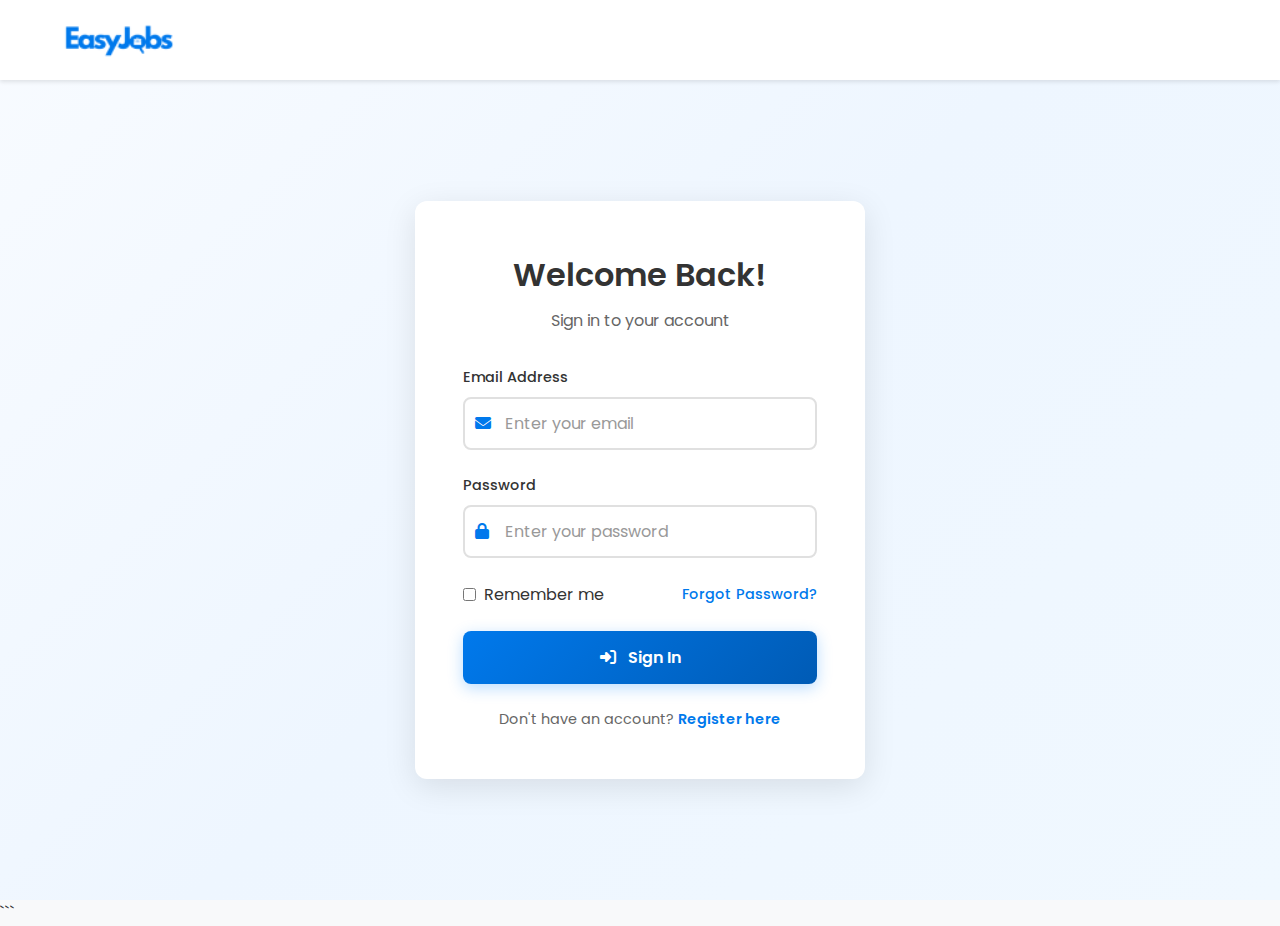
<file: index.html>
<!DOCTYPE html>
<html lang="en">
<head>
    <meta charset="UTF-8">
    <meta name="viewport" content="width=device-width, initial-scale=1.0">
    <title>Login - EasyJobs</title>
    <link rel="preconnect" href="https://fonts.googleapis.com">
    <link rel="preconnect" href="https://fonts.gstatic.com" crossorigin>
    <link href="https://fonts.googleapis.com/css2?family=Poppins:wght@300;400;500;600;700&display=swap" rel="stylesheet">
    <link rel="stylesheet" href="css/styles.css">
    <link rel="stylesheet" href="https://cdnjs.cloudflare.com/ajax/libs/font-awesome/6.4.0/css/all.min.css">
    <style>
        * {
            margin: 0;
            padding: 0;
            box-sizing: border-box;
        }

        body {
            font-family: 'Poppins', sans-serif;
            background-color: #F8F9FA;
            min-height: 100vh;
        }

        /* Navigation Styles */
        .navbar {
            background-color: #FFFFFF;
            box-shadow: 0 2px 4px rgba(0, 0, 0, 0.1);
            padding: 15px 40px;
            display: flex;
            justify-content: flex-start;
            align-items: center;
            position: sticky;
            top: 0;
            z-index: 1000;
        }

        .logo {
            display: flex;
            align-items: center;
            text-decoration: none;
        }

        .logo img {
            height: 50px;
            width: auto;
        }

        /* Form Styling */
        .main-content {
            display: flex;
            justify-content: center;
            align-items: center;
            min-height: calc(100vh - 80px);
            padding: 2rem;
        }

        .form-container {
            background: #FFFFFF;
            border-radius: 12px;
            box-shadow: 0 8px 32px rgba(0, 0, 0, 0.1);
            padding: 3rem;
            max-width: 450px;
            width: 100%;
        }

        .form-header {
            text-align: center;
            margin-bottom: 2rem;
        }

        .form-header h1 {
            color: #333333;
            font-size: 2rem;
            font-weight: 600;
            margin-bottom: 0.5rem;
        }

        .form-header p {
            color: #666666;
            font-size: 1rem;
            font-weight: 400;
        }

        .form-group {
            margin-bottom: 1.5rem;
            position: relative;
        }

        .form-label {
            display: block;
            color: #333333;
            font-size: 0.9rem;
            font-weight: 500;
            margin-bottom: 0.5rem;
        }

        .input-container {
            position: relative;
            display: flex;
            align-items: center;
        }

        .input-icon {
            position: absolute;
            left: 12px;
            color: #0079EC;
            font-size: 1rem;
            z-index: 1;
        }

        .form-control {
            width: 100%;
            padding: 12px 12px 12px 40px;
            border: 2px solid #E0E0E0;
            border-radius: 8px;
            font-size: 1rem;
            font-family: 'Poppins', sans-serif;
            transition: border-color 0.3s ease, box-shadow 0.3s ease;
            background-color: #FFFFFF;
        }

        .form-control:focus {
            outline: none;
            border-color: #0079EC;
            box-shadow: 0 0 0 3px rgba(0, 121, 236, 0.1);
        }

        .form-control::placeholder {
            color: #999999;
        }

        .error-message {
            color: #FF4444;
            font-size: 0.8rem;
            margin-top: 0.5rem;
            display: none;
        }

        .form-options {
            display: flex;
            justify-content: space-between;
            align-items: center;
            margin-bottom: 1.5rem;
        }

        .checkbox-container {
            display: flex;
            align-items: center;
            gap: 0.5rem;
        }

        .checkbox-container input[type="checkbox"] {
            accent-color: #0079EC;
        }

        .forgot-password {
            color: #0079EC;
            text-decoration: none;
            font-size: 0.9rem;
            font-weight: 500;
            transition: color 0.3s ease;
        }

        .forgot-password:hover {
            color: #005BB5;
        }

        .btn-primary {
            width: 100%;
            background: linear-gradient(135deg, #0079EC 0%, #005BB5 100%);
            color: #FFFFFF;
            border: none;
            padding: 14px;
            border-radius: 8px;
            font-size: 1rem;
            font-weight: 600;
            font-family: 'Poppins', sans-serif;
            cursor: pointer;
            transition: transform 0.2s ease, box-shadow 0.2s ease;
            margin-bottom: 1.5rem;
        }

        .btn-primary:hover {
            transform: translateY(-2px);
            box-shadow: 0 8px 25px rgba(0, 121, 236, 0.3);
        }

        .btn-primary:active {
            transform: translateY(0);
        }

        .register-link {
            text-align: center;
            color: #666666;
            font-size: 0.9rem;
        }

        .register-link a {
            color: #0079EC;
            text-decoration: none;
            font-weight: 600;
            transition: color 0.3s ease;
        }

        .register-link a:hover {
            color: #005BB5;
        }

        .alert {
            padding: 12px;
            border-radius: 8px;
            margin-bottom: 1rem;
            font-size: 0.9rem;
            display: none;
        }

        .alert-error {
            background-color: #FFE6E6;
            color: #CC0000;
            border: 1px solid #FFCCCC;
        }

        .alert-success {
            background-color: #E6F7E6;
            color: #006600;
            border: 1px solid #CCFFCC;
        }
    </style>
</head>
<body>
    <!-- Navigation Bar -->
    <nav class="navbar">
        <a href="#" class="logo">
            <img src="assets/images/logo.png" alt="EasyJobs Logo" style="height: 50px; width: auto;">
        </a>
    </nav>

    <!-- Main Content -->
    <div class="main-content">
        <div class="form-container">
            <div class="form-header">
                <h1>Welcome Back!</h1>
                <p>Sign in to your account</p>
            </div>

            <div id="alert" class="alert"></div>

            <form id="loginForm">
                <div class="form-group">
                    <label for="email" class="form-label">Email Address</label>
                    <div class="input-container">
                        <i class="fas fa-envelope input-icon"></i>
                        <input 
                            type="email" 
                            id="email" 
                            name="email" 
                            class="form-control" 
                            placeholder="Enter your email"
                            required
                        >
                    </div>
                    <span class="error-message" id="emailError">Please enter a valid email address</span>
                </div>

                <div class="form-group">
                    <label for="password" class="form-label">Password</label>
                    <div class="input-container">
                        <i class="fas fa-lock input-icon"></i>
                        <input 
                            type="password" 
                            id="password" 
                            name="password" 
                            class="form-control" 
                            placeholder="Enter your password"
                            required
                        >
                    </div>
                    <span class="error-message" id="passwordError">Password must be at least 6 characters</span>
                </div>

                <div class="form-options">
                    <div class="checkbox-container">
                        <input type="checkbox" name="remember" id="remember">
                        <label for="remember">Remember me</label>
                    </div>
                    <a href="#" class="forgot-password">Forgot Password?</a>
                </div>

                <button type="submit" class="btn-primary">
                    <i class="fas fa-sign-in-alt" style="margin-right: 8px;"></i>
                    Sign In
                </button>
            </form>

            <div class="register-link">
                <p>
                    Don't have an account? 
                    <a href="register.html">Register here</a>
                </p>
            </div>
        </div>
    </div>

    <!-- Loading Overlay -->
    <div id="loadingOverlay" class="loading-overlay">
        <div>
            <div class="spinner"></div>
            <p style="text-align: center; margin-top: 1rem; color: #0079EC; font-weight: 600;">Processing...</p>
        </div>
    </div>

    <script src="js/auth.js"></script>
</body>
</html>
```
</file>
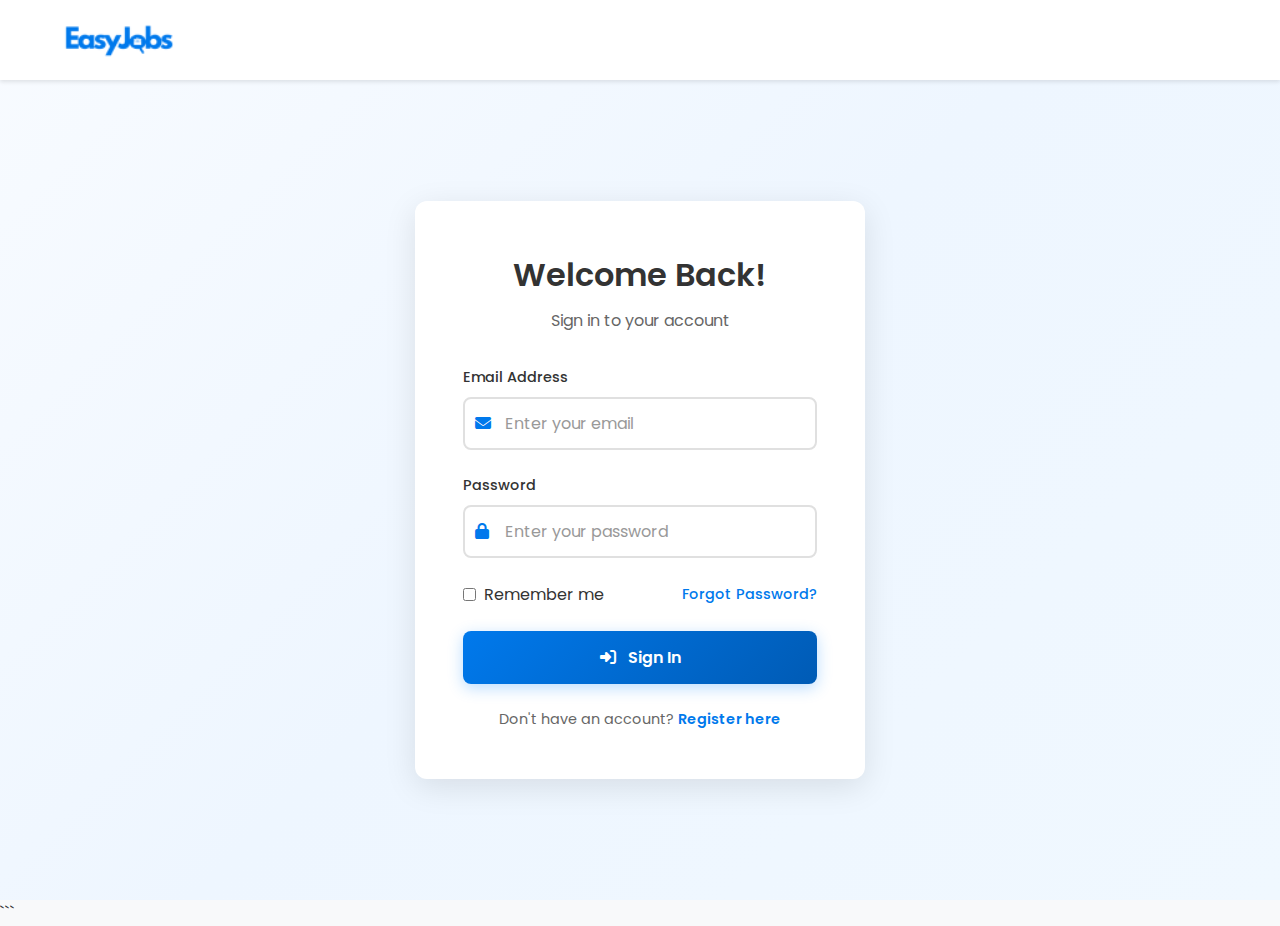
<file: coverletter.html>
<!DOCTYPE html>
<html lang="en">

<head>
    <meta charset="UTF-8">
    <meta name="viewport" content="width=device-width, initial-scale=1.0">
    <title>EasyJobs - Cover Letter Generator</title>
    <link href="https://fonts.googleapis.com/css2?family=Poppins:wght@300;400;500;600;700&display=swap"
        rel="stylesheet">
    <link rel="stylesheet" href="https://cdnjs.cloudflare.com/ajax/libs/font-awesome/6.4.0/css/all.min.css">
    <style>
        * {
            margin: 0;
            padding: 0;
            box-sizing: border-box;
        }

        body {
            font-family: 'Poppins', sans-serif;
            background-color: #F8F9FA;
            min-height: 100vh;
        }

        /* Alert System */
        .alert {
            position: fixed;
            top: 20px;
            right: 20px;
            padding: 15px 20px;
            border-radius: 8px;
            color: white;
            z-index: 10000;
            transform: translateX(400px);
            transition: transform 0.3s ease;
        }

        .alert.show {
            transform: translateX(0);
        }

        .alert-success {
            background-color: #4CAF50;
        }

        .alert-error {
            background-color: #f44336;
        }

        /* Loading Overlay */
        .loading-overlay {
            position: fixed;
            top: 0;
            left: 0;
            width: 100%;
            height: 100%;
            background: rgba(0, 0, 0, 0.7);
            display: flex;
            justify-content: center;
            align-items: center;
            z-index: 9999;
            opacity: 0;
            visibility: hidden;
            transition: all 0.3s ease;
        }

        .loading-overlay.show {
            opacity: 1;
            visibility: visible;
        }

        .spinner {
            border: 4px solid #f3f3f3;
            border-top: 4px solid #0079EC;
            border-radius: 50%;
            width: 40px;
            height: 40px;
            animation: spin 1s linear infinite;
        }

        @keyframes spin {
            0% {
                transform: rotate(0deg);
            }

            100% {
                transform: rotate(360deg);
            }
        }

        /* Navigation Styles */
        .navbar {
            background-color: #FFFFFF;
            box-shadow: 0 2px 4px rgba(0, 0, 0, 0.1);
            padding: 15px 40px;
            display: flex;
            justify-content: space-between;
            align-items: center;
            position: sticky;
            top: 0;
            z-index: 1000;
        }

        .logo {
            display: flex;
            align-items: center;
            text-decoration: none;
        }

        .logo img {
            height: 50px;
            width: auto;
        }

        .nav-menu {
            display: flex;
            list-style: none;
            gap: 30px;
            align-items: center;
        }

        .nav-menu li a {
            color: #666666;
            text-decoration: none;
            font-size: 16px;
            font-weight: 500;
            transition: color 0.3s ease;
        }

        .nav-menu li a:hover,
        .nav-menu li a.active {
            color: #0079EC;
        }

        /* Header Section */
        .header-section {
            background: linear-gradient(135deg, #E3F2FD 0%, #BBDEFB 100%);
            padding: 10px 40px;
            display: flex;
            justify-content: space-between;
            align-items: center;
        }

        .header-left {
            flex: 1;
        }

        .welcome-text {
            color: #666666;
            font-size: 16px;
            font-weight: 400;
            margin-bottom: 8px;
        }

        .user-name {
            color: #333333;
            font-size: 28px;
            font-weight: 600;
            margin-bottom: 12px;
        }

        .transform-text {
            background-color: #2196F3;
            color: #FFFFFF;
            padding: 10px 20px;
            border-radius: 8px;
            font-size: 16px;
            font-weight: 500;
            display: inline-block;
        }

        .stats-container {
            display: flex;
            gap: 20px;
            align-items: flex-start;
        }

        .stats-left {
            display: flex;
            flex-direction: column;
            gap: 15px;
        }

        .stat-box {
            background-color: rgba(255, 255, 255, 0.7);
            border-radius: 12px;
            padding: 16px 20px;
            text-align: left;
            backdrop-filter: blur(10px);
            min-width: 160px;
        }

        .stat-label {
            color: #888888;
            font-size: 13px;
            font-weight: 400;
            margin-bottom: 6px;
        }

        .stat-number {
            color: #333333;
            font-size: 36px;
            font-weight: 700;
            line-height: 1;
        }

        .balance-section {
            background-color: rgba(255, 255, 255, 0.7);
            border-radius: 12px;
            padding: 16px 20px;
            text-align: left;
            backdrop-filter: blur(10px);
            min-width: 160px;
        }

        .balance-label {
            color: #888888;
            font-size: 13px;
            font-weight: 400;
            margin-bottom: 6px;
        }

        .balance-amount {
            color: #333333;
            font-size: 36px;
            font-weight: 700;
            line-height: 1;
        }

        /* Main Content */
        .main-content {
            padding: 25px 40px 40px 40px;
            max-width: 1200px;
            margin: 0 auto;
        }

        .upload-instruction {
            text-align: center;
            color: #888888;
            font-size: 16px;
            font-weight: 400;
            margin-bottom: 16px;
        }

        .main-title {
            text-align: center;
            color: #333333;
            font-size: 32px;
            font-weight: 600;
            margin-bottom: 40px;
        }

        /* Upload Section */
        .upload-section {
            display: grid;
            grid-template-columns: 1fr 1fr;
            gap: 40px;
            margin-bottom: 40px;
        }

        .upload-box,
        .employer-details-box {
            background-color: #FFFFFF;
            border-radius: 12px;
            padding: 30px;
            box-shadow: 0 2px 8px rgba(0, 0, 0, 0.1);
        }

        .section-header {
            display: flex;
            align-items: center;
            gap: 12px;
            margin-bottom: 8px;
        }

        .section-icon {
            width: 24px;
            height: 24px;
            color: #666666;
        }

        .section-title {
            color: #333333;
            font-size: 18px;
            font-weight: 600;
        }

        .section-subtitle {
            color: #888888;
            font-size: 14px;
            font-weight: 400;
            margin-bottom: 24px;
        }

        .info-icon {
            margin-left: auto;
            color: #888888;
            cursor: help;
        }

        /* Upload Area */
        .upload-area {
            border: 2px dashed #DDDDDD;
            border-radius: 8px;
            padding: 40px 20px;
            text-align: center;
            margin-bottom: 24px;
            cursor: pointer;
            transition: all 0.3s ease;
        }

        .upload-area:hover,
        .upload-area.dragover {
            border-color: #2196F3;
            background-color: #f0f8ff;
        }

        .upload-icon {
            width: 48px;
            height: 48px;
            color: #CCCCCC;
            margin: 0 auto 16px;
        }

        .upload-text {
            color: #666666;
            font-size: 16px;
            font-weight: 500;
            margin-bottom: 8px;
        }

        .upload-formats {
            color: #AAAAAA;
            font-size: 12px;
            font-weight: 400;
            margin-bottom: 20px;
        }

        .browse-btn {
            background-color: #E3F2FD;
            color: #2196F3;
            border: 1px solid #2196F3;
            border-radius: 6px;
            padding: 10px 20px;
            font-size: 14px;
            font-weight: 500;
            cursor: pointer;
            transition: all 0.3s ease;
        }

        .browse-btn:hover {
            background-color: #2196F3;
            color: #FFFFFF;
        }

        /* File Items */
        .file-list {
            display: flex;
            flex-direction: column;
            gap: 12px;
        }

        .file-item {
            display: flex;
            align-items: center;
            justify-content: space-between;
            background-color: #F8F9FA;
            border-radius: 8px;
            padding: 12px 16px;
        }

        .file-info {
            display: flex;
            align-items: center;
            gap: 12px;
        }

        .file-icon {
            background-color: #FF4444;
            color: #FFFFFF;
            width: 32px;
            height: 32px;
            border-radius: 4px;
            display: flex;
            align-items: center;
            justify-content: center;
            font-size: 12px;
            font-weight: 600;
        }

        .file-details {
            display: flex;
            flex-direction: column;
        }

        .file-name {
            color: #333333;
            font-size: 14px;
            font-weight: 500;
        }

        .file-size {
            color: #888888;
            font-size: 12px;
            font-weight: 400;
        }

        .file-status {
            display: flex;
            align-items: center;
            gap: 8px;
            color: #888888;
            font-size: 12px;
            font-weight: 400;
        }

        .status-dot {
            width: 8px;
            height: 8px;
            border-radius: 50%;
        }

        .status-uploading .status-dot {
            background-color: #2196F3;
        }

        .status-completed .status-dot {
            background-color: #4CAF50;
        }

        .progress-bar {
            width: 100%;
            height: 4px;
            background-color: #E0E0E0;
            border-radius: 2px;
            margin-top: 8px;
            overflow: hidden;
        }

        .progress-fill {
            height: 100%;
            background-color: #2196F3;
            width: 60%;
            transition: width 0.3s ease;
        }

        .delete-btn {
            background: none;
            border: none;
            color: #CCCCCC;
            cursor: pointer;
            font-size: 16px;
            padding: 4px;
            transition: color 0.3s ease;
        }

        .delete-btn:hover {
            color: #FF4444;
        }

        /* Employer Details Form */
        .form-group {
            margin-bottom: 20px;
        }

        .form-label {
            display: block;
            color: #333333;
            font-size: 14px;
            font-weight: 500;
            margin-bottom: 8px;
        }

        .form-label .optional {
            color: #888888;
            font-weight: 400;
        }

        .form-input {
            width: 100%;
            border: 1px solid #E0E0E0;
            border-radius: 8px;
            padding: 12px 16px;
            font-family: 'Poppins', sans-serif;
            font-size: 14px;
            outline: none;
            transition: border-color 0.3s ease;
        }

        .form-input:focus {
            border-color: #2196F3;
        }

        .form-input::placeholder {
            color: #AAAAAA;
        }

        /* Generate Button */
        .generate-button-container {
            display: flex;
            justify-content: center;
            margin: 40px 0;
        }

        .generate-btn {
            background-color: #2196F3;
            color: #FFFFFF;
            border: none;
            border-radius: 30px;
            padding: 16px 60px;
            font-family: 'Poppins', sans-serif;
            font-size: 16px;
            font-weight: 600;
            cursor: pointer;
            transition: all 0.3s ease;
        }

        .generate-btn:hover {
            background-color: #1976D2;
            transform: translateY(-2px);
        }

        .generate-btn:disabled {
            background-color: #cccccc;
            cursor: not-allowed;
            transform: none;
        }

        /* Recent Cover Letters Section */
        .recent-coverletters-section {
            max-width: 900px;
            margin: 50px auto;
            padding: 0 30px;
        }

        .recent-coverletters-title {
            color: #000;
            font-size: 22px;
            font-weight: bold;
            text-align: center;
            margin-bottom: 25px;
        }

        .coverletters-table {
            background-color: white;
            padding: 30px;
            border-radius: 10px;
            box-shadow: 0 2px 10px rgba(0, 0, 0, 0.05);
            margin-bottom: 40px;
        }

        table {
            width: 100%;
            border-collapse: collapse;
            table-layout: fixed;
        }

        /* Column widths */
        th:nth-child(1),
        td:nth-child(1) {
            width: 15%;
        }

        th:nth-child(2),
        td:nth-child(2) {
            width: 40%;
        }

        th:nth-child(3),
        td:nth-child(3) {
            width: 15%;
        }

        th:nth-child(4),
        td:nth-child(4) {
            width: 30%;
        }

        thead {
            background-color: #f9f9f9;
        }

        th {
            padding: 15px;
            text-align: left;
            font-size: 13px;
            font-weight: 600;
            color: #666;
            text-transform: uppercase;
            border-bottom: 2px solid #e0e0e0;
        }

        td {
            padding: 15px;
            font-size: 14px;
            color: #666;
            border-bottom: 1px solid #f0f0f0;
            word-wrap: break-word;
            white-space: normal;
            vertical-align: top;
        }

        tr:last-child td {
            border-bottom: none;
        }

        tbody tr:hover {
            background-color: #fafafa;
        }

        .filename-primary {
            font-weight: 600;
            color: #000;
            font-size: 14px;
            line-height: 1.2;
            display: block;
            margin-bottom: 2px;
        }

        .filename-secondary {
            font-size: 12px;
            color: #666;
            font-weight: 400;
        }

        /* Badge styles */
        .badge {
            padding: 4px 8px;
            border-radius: 12px;
            font-size: 12px;
            font-weight: 600;
        }

        .badge-success {
            background-color: #28A745;
            color: white;
        }

        /* Download button */
        .btn {
            padding: 0.5rem 1rem;
            border: none;
            border-radius: 5px;
            font-size: 14px;
            font-weight: 500;
            cursor: pointer;
            transition: all 0.3s;
            text-decoration: none;
            display: inline-flex;
            align-items: center;
            gap: 0.5rem;
        }

        .btn-primary {
            background-color: #4A90E2;
            color: white;
        }

        .btn-primary:hover {
            background-color: #357ABD;
        }

        /* Success Modal */
        .modal {
            position: fixed;
            top: 0;
            left: 0;
            width: 100%;
            height: 100%;
            background: rgba(0, 0, 0, 0.6);
            display: flex;
            justify-content: center;
            align-items: center;
            z-index: 10000;
            opacity: 0;
            visibility: hidden;
            transition: all 0.3s ease;
            backdrop-filter: blur(4px);
        }

        .modal.show {
            opacity: 1;
            visibility: visible;
        }

        .modal-content {
            background: linear-gradient(145deg, #ffffff 0%, #f8f9fa 100%);
            padding: 40px;
            border-radius: 20px;
            text-align: center;
            max-width: 420px;
            width: 90%;
            box-shadow: 0 25px 50px -12px rgba(0, 0, 0, 0.25);
            border: 1px solid rgba(255, 255, 255, 0.8);
            transform: scale(0.9);
            transition: transform 0.3s ease;
        }

        .modal.show .modal-content {
            transform: scale(1);
        }

        .modal-icon {
            width: 70px;
            height: 70px;
            background: linear-gradient(135deg, #10b981 0%, #059669 100%);
            border-radius: 50%;
            display: flex;
            align-items: center;
            justify-content: center;
            margin: 0 auto 20px;
            box-shadow: 0 10px 25px rgba(16, 185, 129, 0.3);
        }

        .modal-icon svg {
            width: 35px;
            height: 35px;
            color: white;
        }

        .modal-content h3 {
            color: #1f2937;
            margin-bottom: 12px;
            font-size: 22px;
            font-weight: 600;
        }

        .modal-content p {
            color: #6b7280;
            margin-bottom: 28px;
            font-size: 15px;
            line-height: 1.5;
        }

        .modal-buttons {
            display: flex;
            gap: 12px;
            justify-content: center;
        }

        .btn-secondary {
            background: #f3f4f6;
            color: #4b5563;
            padding: 12px 24px;
            border-radius: 10px;
            font-weight: 600;
            transition: all 0.2s ease;
        }

        .btn-secondary:hover {
            background: #e5e7eb;
        }

        /* Hide file inputs */
        input[type="file"] {
            display: none;
        }

        /* Responsive Design */
        @media (max-width: 768px) {
            .navbar {
                padding: 15px 20px;
                flex-direction: column;
                gap: 15px;
            }

            .nav-menu {
                gap: 20px;
            }

            .header-section {
                padding: 10px;
                flex-direction: column;
                gap: 20px;
            }

            .stats-container {
                flex-direction: column;
                gap: 15px;
                width: 100%;
            }

            .stats-left {
                gap: 12px;
                width: 100%;
            }

            .stat-box,
            .balance-section {
                min-width: auto;
                text-align: left;
            }

            .upload-section {
                grid-template-columns: 1fr;
                gap: 30px;
            }

            .main-content {
                padding: 15px 20px 20px 20px;
            }

            .user-name {
                font-size: 28px;
            }

            .main-title {
                font-size: 28px;
            }

            .generate-button-container {
                margin: 30px 0;
            }

            .generate-btn {
                padding: 14px 40px;
                font-size: 14px;
            }

            .recent-coverletters-section {
                padding: 20px;
                margin-top: 30px;
            }

            .recent-coverletters-title {
                font-size: 18px;
                margin-bottom: 20px;
            }

            .coverletters-table th,
            .coverletters-table td {
                font-size: 12px;
                padding: 8px 5px;
            }

            .coverletters-table {
                font-size: 11px;
            }
        }
    </style>
</head>

<body>
    <!-- Alert System -->
    <div id="alert" class="alert"></div>

    <!-- Loading Overlay -->
    <div id="loadingOverlay" class="loading-overlay">
        <div class="spinner"></div>
    </div>

    <!-- Navigation Bar -->
    <nav class="navbar">
        <a href="landing.html" class="logo">
            <img src="assets/images/logo.png" alt="EasyJobs Logo" style="height: 50px; width: auto;">
        </a>
        <ul class="nav-menu">
            <li><a href="dashboard.html">Dashboard</a></li>
            <li><a href="coverletter.html" class="active">Cover Letter</a></li>
            <li><a href="payment.html">Pricing</a></li>
            <li><a href="profile.html">Profile</a></li>
            <li><a href="#" id="logoutBtn">Log Out</a></li>
        </ul>
    </nav>

    <!-- Header Section -->
    <section class="header-section">
        <div class="header-left">
            <p class="welcome-text">Welcome Back!</p>
            <h1 class="user-name" id="userName">User Name</h1>
            <div class="transform-text">Transform your Job Description into an AI-Powered Cover Letter</div>
        </div>

        <div class="stats-container">
            <div class="stats-left">
                <div class="stat-box">
                    <div class="stat-label">Cover Letters Generated:</div>
                    <div class="stat-number" id="coverlettersGenerated">--</div>
                </div>
                <div class="stat-box">
                    <div class="stat-label">Credits Used:</div>
                    <div class="stat-number" id="creditsUsed">--</div>
                </div>
            </div>
            <div class="balance-section">
                <div class="balance-label">Credits Remaining:</div>
                <div class="balance-amount"><span id="creditsRemaining">--</span> Credits</div>
            </div>
        </div>
    </section>

    <!-- Main Content -->
    <main class="main-content">
        <p class="upload-instruction">Upload your resume and add a job description for better keyword alignment.</p>
        <h2 class="main-title">Generate Your AI-Powered Cover Letter</h2>

        <form id="coverLetterForm">
            <div class="upload-section">
                <!-- Upload Files Section -->
                <div class="upload-box">
                    <div class="section-header">
                        <svg class="section-icon" viewBox="0 0 24 24" fill="none" xmlns="http://www.w3.org/2000/svg">
                            <path d="M14 2H6C4.9 2 4 2.9 4 4V20C4 21.1 4.89 22 5.99 22H18C19.1 22 20 21.1 20 20V8L14 2Z"
                                stroke="currentColor" stroke-width="2" stroke-linecap="round" stroke-linejoin="round" />
                            <polyline points="14,2 14,8 20,8" stroke="currentColor" stroke-width="2"
                                stroke-linecap="round" stroke-linejoin="round" />
                        </svg>
                        <span class="section-title">Upload files</span>
                    </div>
                    <p class="section-subtitle">Select and upload the files of your choice</p>

                    <div class="upload-area" id="resumeUploadArea">
                        <svg class="upload-icon" viewBox="0 0 24 24" fill="none" xmlns="http://www.w3.org/2000/svg">
                            <path
                                d="M21 15V19C21 19.5304 20.7893 20.0391 20.4142 20.4142C20.0391 20.7893 19.5304 21 19 21H5C4.46957 21 3.96086 20.7893 3.58579 20.4142C3.21071 20.0391 3 19.5304 3 19V15"
                                stroke="currentColor" stroke-width="2" stroke-linecap="round" stroke-linejoin="round" />
                            <polyline points="17,8 12,3 7,8" stroke="currentColor" stroke-width="2"
                                stroke-linecap="round" stroke-linejoin="round" />
                            <line x1="12" y1="3" x2="12" y2="15" stroke="currentColor" stroke-width="2"
                                stroke-linecap="round" stroke-linejoin="round" />
                        </svg>
                        <p class="upload-text">Choose a file or drag & drop it here</p>
                        <p class="upload-formats">JPEG, PNG, PDG, and MP4 formats, up to 50MB</p>
                        <input type="file" id="resumeFile" accept=".pdf,.doc,.docx,.jpeg,.jpg,.png">
                        <button type="button" class="browse-btn"
                            onclick="document.getElementById('resumeFile').click()">Browse File</button>
                    </div>

                    <div class="file-list" id="fileList">
                        <!-- File items will appear here dynamically -->
                    </div>
                </div>

                <!-- Employer Details Section -->
                <div class="employer-details-box">
                    <div class="section-header">
                        <svg class="section-icon" viewBox="0 0 24 24" fill="none" xmlns="http://www.w3.org/2000/svg">
                            <rect x="3" y="3" width="18" height="18" rx="2" ry="2" stroke="currentColor"
                                stroke-width="2" stroke-linecap="round" stroke-linejoin="round" />
                            <line x1="9" y1="9" x2="15" y2="9" stroke="currentColor" stroke-width="2"
                                stroke-linecap="round" />
                            <line x1="9" y1="13" x2="15" y2="13" stroke="currentColor" stroke-width="2"
                                stroke-linecap="round" />
                            <line x1="9" y1="17" x2="12" y2="17" stroke="currentColor" stroke-width="2"
                                stroke-linecap="round" />
                        </svg>
                        <span class="section-title">Employer Details</span>
                        <svg class="info-icon" width="20" height="20" viewBox="0 0 24 24" fill="none"
                            xmlns="http://www.w3.org/2000/svg"
                            title="Fill in employer details for a personalized cover letter">
                            <circle cx="12" cy="12" r="10" stroke="currentColor" stroke-width="2" />
                            <line x1="12" y1="16" x2="12" y2="12" stroke="currentColor" stroke-width="2"
                                stroke-linecap="round" />
                            <circle cx="12" cy="8" r="1" fill="currentColor" />
                        </svg>
                    </div>
                    <p class="section-subtitle">Recommended</p>

                    <div class="form-group">
                        <label class="form-label">Company Name</label>
                        <input type="text" class="form-input" id="companyName" placeholder="Company Name">
                    </div>

                    <div class="form-group">
                        <label class="form-label">Role Name</label>
                        <input type="text" class="form-input" id="roleName" placeholder="Role Name">
                    </div>

                    <div class="form-group">
                        <label class="form-label">Employer Name <span class="optional">(optional)</span></label>
                        <input type="text" class="form-input" id="employerName" placeholder="Employer Name">
                    </div>

                    <div class="form-group">
                        <label class="form-label">Employer Position <span class="optional">(optional)</span></label>
                        <input type="text" class="form-input" id="employerPosition" placeholder="Employer Position">
                    </div>

                    <div class="form-group">
                        <label class="form-label">Employer Address <span class="optional">(optional)</span></label>
                        <input type="text" class="form-input" id="employerAddress" placeholder="Employer Address">
                    </div>
                </div>
            </div>

            <!-- Generate Button -->
            <div class="generate-button-container">
                <button type="submit" class="generate-btn" id="generateBtn">Generate</button>
            </div>
        </form>

        <!-- Recent Cover Letters Section -->
        <div class="recent-coverletters-section">
            <h3 class="recent-coverletters-title">Cover Letter History</h3>
            <div class="coverletters-table">
                <table>
                    <thead>
                        <tr>
                            <th>DATE</th>
                            <th>ORIGINAL FILE</th>
                            <th>STATUS</th>
                            <th>OPTIMIZED RESUME</th>
                        </tr>
                    </thead>
                    <tbody id="recentCoverlettersTable">
                        <tr>
                            <td>DATE</td>
                            <td><span class="filename-primary">ORIGINAL FILE</span></td>
                            <td><span class="badge badge-success">STATUS</span></td>
                            <td>
                                <a href="#" class="btn btn-primary">
                                    OPTIMIZED RESUME <i class="fas fa-download"></i>
                                </a>
                            </td>
                        </tr>
                        <tr>
                            <td>DATE</td>
                            <td><span class="filename-primary">ORIGINAL FILE</span></td>
                            <td><span class="badge badge-success">STATUS</span></td>
                            <td>
                                <a href="#" class="btn btn-primary">
                                    OPTIMIZED RESUME <i class="fas fa-download"></i>
                                </a>
                            </td>
                        </tr>
                        <tr>
                            <td>DATE</td>
                            <td><span class="filename-primary">ORIGINAL FILE</span></td>
                            <td><span class="badge badge-success">STATUS</span></td>
                            <td>
                                <a href="#" class="btn btn-primary">
                                    OPTIMIZED RESUME <i class="fas fa-download"></i>
                                </a>
                            </td>
                        </tr>
                        <tr>
                            <td>DATE</td>
                            <td><span class="filename-primary">ORIGINAL FILE</span></td>
                            <td><span class="badge badge-success">STATUS</span></td>
                            <td>
                                <a href="#" class="btn btn-primary">
                                    OPTIMIZED RESUME <i class="fas fa-download"></i>
                                </a>
                            </td>
                        </tr>
                        <tr>
                            <td>DATE</td>
                            <td><span class="filename-primary">ORIGINAL FILE</span></td>
                            <td><span class="badge badge-success">STATUS</span></td>
                            <td>
                                <a href="#" class="btn btn-primary">
                                    OPTIMIZED RESUME <i class="fas fa-download"></i>
                                </a>
                            </td>
                        </tr>
                        <tr>
                            <td>DATE</td>
                            <td><span class="filename-primary">ORIGINAL FILE</span></td>
                            <td><span class="badge badge-success">STATUS</span></td>
                            <td>
                                <a href="#" class="btn btn-primary">
                                    OPTIMIZED RESUME <i class="fas fa-download"></i>
                                </a>
                            </td>
                        </tr>
                    </tbody>
                </table>
            </div>
        </div>
    </main>

    <!-- Success Modal -->
    <div id="successModal" class="modal">
        <div class="modal-content">
            <div class="modal-icon">
                <svg fill="none" stroke="currentColor" viewBox="0 0 24 24">
                    <path stroke-linecap="round" stroke-linejoin="round" stroke-width="2.5" d="M5 13l4 4L19 7"></path>
                </svg>
            </div>
            <h3>Cover Letter Generated Successfully!</h3>
            <p>Your AI-powered cover letter is ready. Download it now and make a great first impression.</p>
            <div class="modal-buttons">
                <button onclick="downloadFromModal()" class="btn btn-primary">
                    <i class="fas fa-download" style="margin-right: 8px;"></i>Download Cover Letter
                </button>
                <button onclick="closeSuccessModal()" class="btn btn-secondary">Close</button>
            </div>
        </div>
    </div>

    <script>
        // Check authentication - using correct localStorage keys matching auth.js
        const authToken = localStorage.getItem('authToken');
        const isLoggedIn = localStorage.getItem('isLoggedIn');

        if (!authToken || !isLoggedIn || isLoggedIn !== 'true') {
            window.location.href = 'index.html';
        }

        // Load user data from API
        async function loadUserData() {
            try {
                // Try to load from localStorage first (faster)
                const userData = JSON.parse(localStorage.getItem('userData') || '{}');
                if (userData.name) {
                    document.getElementById('userName').textContent = userData.name;
                }
                if (userData.credits !== undefined) {
                    document.getElementById('creditsRemaining').textContent = userData.credits || 0;
                }
                if (userData.creditsUsed !== undefined) {
                    document.getElementById('creditsUsed').textContent = userData.creditsUsed || 0;
                }

                // Fetch latest data from API
                const response = await fetch('/api/user/profile', {
                    headers: {
                        'Authorization': `Bearer ${authToken}`
                    }
                });

                if (response.ok) {
                    const data = await response.json();
                    console.log('Profile data:', data);

                    // Update UI with API data
                    document.getElementById('userName').textContent = data.name || 'User';
                    document.getElementById('creditsRemaining').textContent = data.credits || 0;
                    document.getElementById('creditsUsed').textContent = data.credits_used || 0;

                    // Update cover letters generated (use 0 for now, can be updated when cover letter API is added)
                    // document.getElementById('coverlettersGenerated').textContent = data.coverletters_generated || 0;

                    // Update localStorage with fresh data
                    const updatedUserData = {
                        ...userData,
                        name: data.name,
                        credits: data.credits,
                        creditsUsed: data.credits_used,
                        creditsPurchased: data.credits_purchased
                    };
                    localStorage.setItem('userData', JSON.stringify(updatedUserData));

                } else if (response.status === 401) {
                    // Token expired or invalid
                    localStorage.removeItem('authToken');
                    localStorage.removeItem('isLoggedIn');
                    localStorage.removeItem('userData');
                    window.location.href = 'index.html';
                }
            } catch (error) {
                console.error('Error loading user data:', error);
            }
        }

        // Show alert function
        function showAlert(message, type) {
            const alert = document.getElementById('alert');
            alert.textContent = message;
            alert.className = `alert alert-${type} show`;
            setTimeout(() => {
                alert.classList.remove('show');
            }, 3000);
        }

        // Show/hide loading overlay
        function showLoading() {
            document.getElementById('loadingOverlay').classList.add('show');
        }

        function hideLoading() {
            document.getElementById('loadingOverlay').classList.remove('show');
        }

        // File upload handling
        const resumeUploadArea = document.getElementById('resumeUploadArea');
        const resumeFileInput = document.getElementById('resumeFile');
        const fileList = document.getElementById('fileList');
        let uploadedFiles = [];

        // Drag and drop functionality
        resumeUploadArea.addEventListener('dragover', (e) => {
            e.preventDefault();
            resumeUploadArea.classList.add('dragover');
        });

        resumeUploadArea.addEventListener('dragleave', () => {
            resumeUploadArea.classList.remove('dragover');
        });

        resumeUploadArea.addEventListener('drop', (e) => {
            e.preventDefault();
            resumeUploadArea.classList.remove('dragover');
            const files = e.dataTransfer.files;
            handleFiles(files);
        });

        resumeFileInput.addEventListener('change', (e) => {
            handleFiles(e.target.files);
        });

        function handleFiles(files) {
            for (let file of files) {
                addFileToList(file);
            }
        }

        function addFileToList(file) {
            uploadedFiles.push(file);

            const fileItem = document.createElement('div');
            fileItem.className = 'file-item';
            fileItem.innerHTML = `
                <div class="file-info">
                    <div class="file-icon">PDF</div>
                    <div class="file-details">
                        <span class="file-name">${file.name}</span>
                        <span class="file-size">${(file.size / 1024).toFixed(1)} KB of ${(file.size / 1024).toFixed(1)} KB • <span style="color: #4CAF50;">Completed</span></span>
                    </div>
                </div>
                <button type="button" class="delete-btn" onclick="removeFile(this, '${file.name}')">✕</button>
            `;
            fileList.appendChild(fileItem);
        }

        function removeFile(btn, fileName) {
            uploadedFiles = uploadedFiles.filter(f => f.name !== fileName);
            btn.parentElement.remove();
        }

        // Form submission
        document.getElementById('coverLetterForm').addEventListener('submit', async (e) => {
            e.preventDefault();

            if (uploadedFiles.length === 0) {
                showAlert('Please upload at least one file', 'error');
                return;
            }

            showLoading();

            // Simulate API call - Replace with actual backend integration
            setTimeout(() => {
                hideLoading();
                document.getElementById('successModal').classList.add('show');
            }, 2000);
        });

        // Modal functions
        function closeSuccessModal() {
            document.getElementById('successModal').classList.remove('show');
        }

        function downloadFromModal() {
            // Implement download functionality
            closeSuccessModal();
            showAlert('Cover letter downloaded successfully!', 'success');
        }

        // Logout functionality
        document.getElementById('logoutBtn').addEventListener('click', (e) => {
            e.preventDefault();
            localStorage.removeItem('authToken');
            localStorage.removeItem('isLoggedIn');
            localStorage.removeItem('userData');
            window.location.href = 'index.html';
        });

        // Initialize
        loadUserData();
    </script>
</body>

</html>
</file>
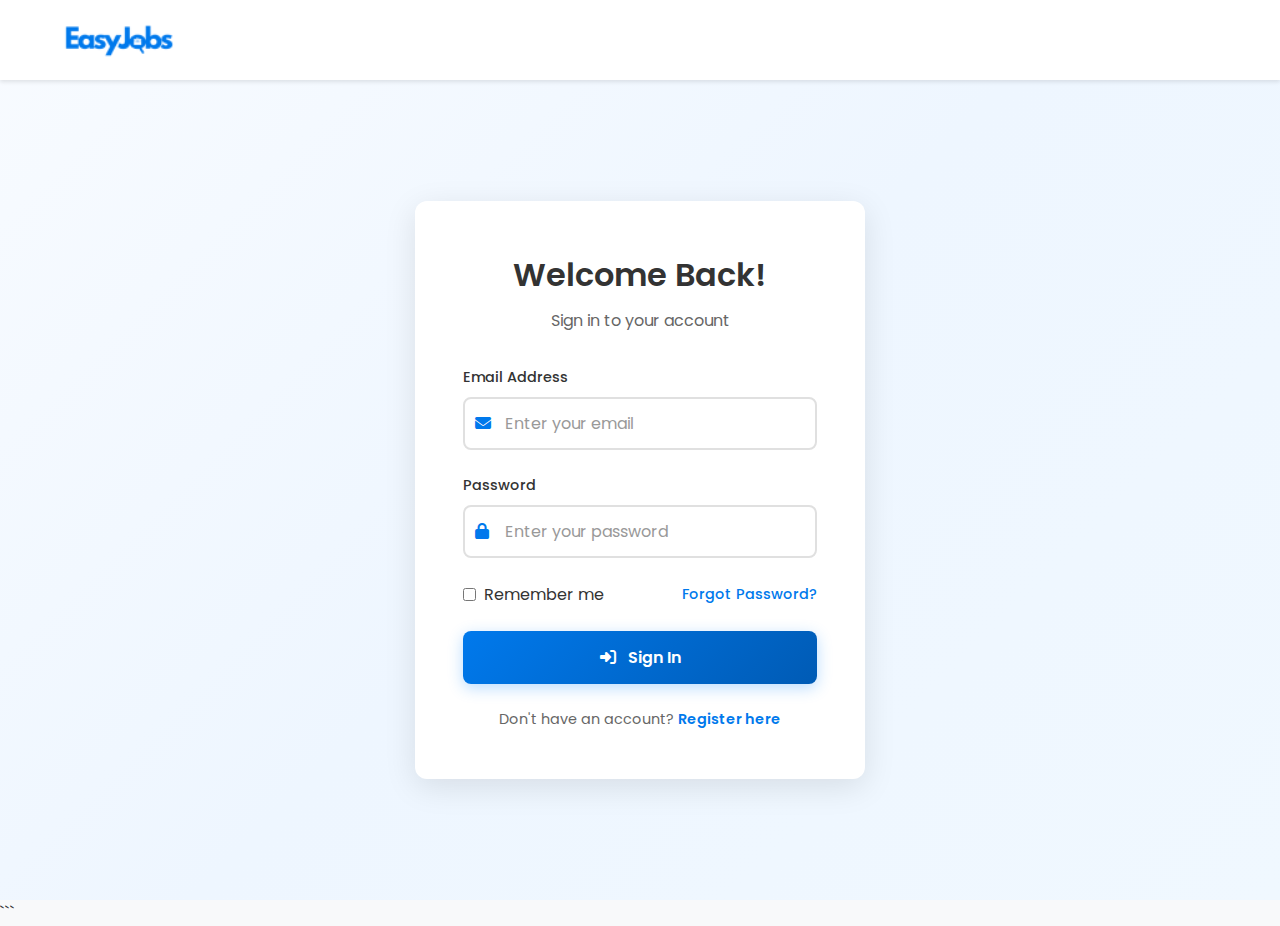
<file: dashboard.html>
<!DOCTYPE html>
<html lang="en">

<head>
    <meta charset="UTF-8">
    <meta name="viewport" content="width=device-width, initial-scale=1.0">
    <title>EasyJobs - Dashboard</title>
    <link href="https://fonts.googleapis.com/css2?family=Poppins:wght@300;400;500;600;700&display=swap"
        rel="stylesheet">
    <link rel="stylesheet" href="https://cdnjs.cloudflare.com/ajax/libs/font-awesome/6.4.0/css/all.min.css">
    <style>
        * {
            margin: 0;
            padding: 0;
            box-sizing: border-box;
        }

        body {
            font-family: 'Poppins', sans-serif;
            background-color: #F8F9FA;
            min-height: 100vh;
        }

        /* Alert System */
        .alert {
            position: fixed;
            top: 20px;
            right: 20px;
            padding: 15px 20px;
            border-radius: 8px;
            color: white;
            z-index: 10000;
            transform: translateX(400px);
            transition: transform 0.3s ease;
        }

        .alert.show {
            transform: translateX(0);
        }

        .alert-success {
            background-color: #4CAF50;
        }

        .alert-error {
            background-color: #f44336;
        }

        /* Loading Overlay */
        .loading-overlay {
            position: fixed;
            top: 0;
            left: 0;
            width: 100%;
            height: 100%;
            background: rgba(0, 0, 0, 0.7);
            display: flex;
            justify-content: center;
            align-items: center;
            z-index: 9999;
            opacity: 0;
            visibility: hidden;
            transition: all 0.3s ease;
        }

        .loading-overlay.show {
            opacity: 1;
            visibility: visible;
        }

        .spinner {
            border: 4px solid #f3f3f3;
            border-top: 4px solid #0079EC;
            border-radius: 50%;
            width: 40px;
            height: 40px;
            animation: spin 1s linear infinite;
        }

        @keyframes spin {
            0% {
                transform: rotate(0deg);
            }

            100% {
                transform: rotate(360deg);
            }
        }

        /* Navigation Styles */
        .navbar {
            background-color: #FFFFFF;
            box-shadow: 0 2px 4px rgba(0, 0, 0, 0.1);
            padding: 15px 40px;
            display: flex;
            justify-content: space-between;
            align-items: center;
            position: sticky;
            top: 0;
            z-index: 1000;
        }

        .logo {
            display: flex;
            align-items: center;
            text-decoration: none;
        }

        .logo img {
            height: 50px;
            width: auto;
        }

        .nav-menu {
            display: flex;
            list-style: none;
            gap: 30px;
            align-items: center;
        }

        .nav-menu li a {
            color: #666666;
            text-decoration: none;
            font-size: 16px;
            font-weight: 500;
            transition: color 0.3s ease;
        }

        .nav-menu li a:hover,
        .nav-menu li a.active {
            color: #0079EC;
        }

        /* Header Section */
        .header-section {
            background: linear-gradient(135deg, #E3F2FD 0%, #BBDEFB 100%);
            padding: 10px 40px;
            display: flex;
            justify-content: space-between;
            align-items: center;
        }

        .header-left {
            flex: 1;
        }

        .welcome-text {
            color: #666666;
            font-size: 16px;
            font-weight: 400;
            margin-bottom: 8px;
        }

        .user-name {
            color: #333333;
            font-size: 28px;
            font-weight: 600;
            margin-bottom: 12px;
        }

        .transform-text {
            background-color: #2196F3;
            color: #FFFFFF;
            padding: 10px 20px;
            border-radius: 8px;
            font-size: 16px;
            font-weight: 500;
            display: inline-block;
        }

        .stats-container {
            display: flex;
            gap: 20px;
            align-items: flex-start;
        }

        .stats-left {
            display: flex;
            flex-direction: column;
            gap: 15px;
        }

        .stat-box {
            background-color: rgba(255, 255, 255, 0.7);
            border-radius: 12px;
            padding: 16px 20px;
            text-align: left;
            backdrop-filter: blur(10px);
            min-width: 160px;
        }

        .stat-label {
            color: #888888;
            font-size: 13px;
            font-weight: 400;
            margin-bottom: 6px;
        }

        .stat-number {
            color: #333333;
            font-size: 36px;
            font-weight: 700;
            line-height: 1;
        }

        .balance-section {
            background-color: rgba(255, 255, 255, 0.7);
            border-radius: 12px;
            padding: 16px 20px;
            text-align: left;
            backdrop-filter: blur(10px);
            min-width: 160px;
        }

        .balance-label {
            color: #888888;
            font-size: 13px;
            font-weight: 400;
            margin-bottom: 6px;
        }

        .balance-amount {
            color: #333333;
            font-size: 36px;
            font-weight: 700;
            line-height: 1;
        }

        /* Main Content */
        .main-content {
            padding: 25px 40px 40px 40px;
            max-width: 1200px;
            margin: 0 auto;
        }

        .upload-instruction {
            text-align: center;
            color: #888888;
            font-size: 16px;
            font-weight: 400;
            margin-bottom: 16px;
        }

        .main-title {
            text-align: center;
            color: #333333;
            font-size: 32px;
            font-weight: 600;
            margin-bottom: 40px;
        }

        /* Upload Section */
        .upload-section {
            display: grid;
            grid-template-columns: 1fr 1fr;
            gap: 40px;
            margin-bottom: 40px;
        }

        .upload-box,
        .job-description-box {
            background-color: #FFFFFF;
            border-radius: 12px;
            padding: 30px;
            box-shadow: 0 2px 8px rgba(0, 0, 0, 0.1);
        }

        .section-header {
            display: flex;
            align-items: center;
            gap: 12px;
            margin-bottom: 8px;
        }

        .section-icon {
            width: 24px;
            height: 24px;
            color: #666666;
        }

        .section-title {
            color: #333333;
            font-size: 18px;
            font-weight: 600;
        }

        .section-subtitle {
            color: #888888;
            font-size: 14px;
            font-weight: 400;
            margin-bottom: 24px;
        }

        /* Upload Area */
        .upload-area {
            border: 2px dashed #DDDDDD;
            border-radius: 8px;
            padding: 40px 20px;
            text-align: center;
            margin-bottom: 24px;
            cursor: pointer;
            transition: all 0.3s ease;
        }

        .upload-area:hover,
        .upload-area.dragover {
            border-color: #2196F3;
            background-color: #f0f8ff;
        }

        .upload-icon {
            width: 48px;
            height: 48px;
            color: #CCCCCC;
            margin: 0 auto 16px;
        }

        .upload-text {
            color: #666666;
            font-size: 16px;
            font-weight: 500;
            margin-bottom: 8px;
        }

        .upload-formats {
            color: #AAAAAA;
            font-size: 12px;
            font-weight: 400;
            margin-bottom: 20px;
        }

        .browse-btn {
            background-color: #F5F5F5;
            color: #666666;
            border: 1px solid #DDDDDD;
            border-radius: 6px;
            padding: 10px 20px;
            font-size: 14px;
            font-weight: 500;
            cursor: pointer;
            transition: all 0.3s ease;
        }

        .browse-btn:hover {
            background-color: #EEEEEE;
        }

        /* File Items */
        .file-list {
            display: flex;
            flex-direction: column;
            gap: 12px;
        }

        .file-item {
            display: flex;
            align-items: center;
            justify-content: space-between;
            background-color: #F8F9FA;
            border-radius: 8px;
            padding: 12px 16px;
        }

        .file-info {
            display: flex;
            align-items: center;
            gap: 12px;
        }

        .file-icon {
            background-color: #FF4444;
            color: #FFFFFF;
            width: 32px;
            height: 32px;
            border-radius: 4px;
            display: flex;
            align-items: center;
            justify-content: center;
            font-size: 12px;
            font-weight: 600;
        }

        .file-details {
            display: flex;
            flex-direction: column;
        }

        .file-name {
            color: #333333;
            font-size: 14px;
            font-weight: 500;
        }

        .file-size {
            color: #888888;
            font-size: 12px;
            font-weight: 400;
        }

        .file-status {
            display: flex;
            align-items: center;
            gap: 8px;
            color: #888888;
            font-size: 12px;
            font-weight: 400;
        }

        .status-dot {
            width: 8px;
            height: 8px;
            border-radius: 50%;
        }

        .status-uploading .status-dot {
            background-color: #2196F3;
        }

        .status-completed .status-dot {
            background-color: #4CAF50;
        }

        .progress-bar {
            width: 100%;
            height: 4px;
            background-color: #E0E0E0;
            border-radius: 2px;
            margin-top: 8px;
            overflow: hidden;
        }

        .progress-fill {
            height: 100%;
            background-color: #2196F3;
            width: 60%;
            transition: width 0.3s ease;
        }

        .delete-btn {
            background: none;
            border: none;
            color: #CCCCCC;
            cursor: pointer;
            font-size: 16px;
            padding: 4px;
            transition: color 0.3s ease;
        }

        .delete-btn:hover {
            color: #FF4444;
        }

        /* Job Description Section */
        .job-description-textarea {
            width: 100%;
            min-height: 200px;
            border: 1px solid #E0E0E0;
            border-radius: 8px;
            padding: 16px;
            font-family: 'Poppins', sans-serif;
            font-size: 14px;
            resize: vertical;
            outline: none;
            transition: border-color 0.3s ease;
        }

        .job-description-textarea:focus {
            border-color: #2196F3;
        }

        .job-description-textarea::placeholder {
            color: #AAAAAA;
        }

        /* Pro Tip Box */
        .pro-tip {
            background-color: #FFF9C4;
            border-left: 4px solid #FFD54F;
            padding: 16px;
            border-radius: 8px;
            margin-top: 16px;
        }

        .pro-tip-header {
            display: flex;
            align-items: center;
            gap: 8px;
            margin-bottom: 8px;
        }

        .pro-tip-icon {
            color: #FF9800;
            font-size: 16px;
        }

        .pro-tip-title {
            color: #FF8F00;
            font-size: 14px;
            font-weight: 600;
        }

        .pro-tip-text {
            color: #F57C00;
            font-size: 12px;
            font-weight: 400;
            line-height: 1.4;
        }

        /* Generate Button */
        .generate-button-container {
            display: flex;
            justify-content: center;
            margin: 40px 0;
        }

        .generate-btn {
            background-color: #333333;
            color: #FFFFFF;
            border: none;
            border-radius: 30px;
            padding: 14px 28px;
            font-family: 'Poppins', sans-serif;
            font-size: 16px;
            font-weight: 600;
            display: flex;
            align-items: center;
            gap: 12px;
            cursor: pointer;
            transition: all 0.3s ease;
            min-width: auto;
        }

        .generate-btn:hover {
            background-color: #555555;
            transform: translateY(-2px);
        }

        .generate-btn:disabled {
            background-color: #cccccc;
            cursor: not-allowed;
            transform: none;
        }

        .generate-text {
            font-size: 16px;
            font-weight: 600;
        }

        .credits-row {
            display: flex;
            align-items: center;
            gap: 6px;
        }

        .coin-icon {
            width: 18px;
            height: 18px;
            background-image: url('assets/images/coin.png');
            background-size: contain;
            background-repeat: no-repeat;
            background-position: center;
        }

        .credits-text {
            font-size: 14px;
            font-weight: 500;
        }

        /* Recent Resumes Section */
        .recent-resumes-section {
            max-width: 900px;
            margin: 50px auto;
            padding: 0 30px;
        }

        .recent-resumes-title {
            color: #000;
            font-size: 22px;
            font-weight: bold;
            text-align: center;
            margin-bottom: 25px;
        }

        .resumes-table {
            background-color: white;
            padding: 30px;
            border-radius: 10px;
            box-shadow: 0 2px 10px rgba(0, 0, 0, 0.05);
            margin-bottom: 40px;
        }

        table {
            width: 100%;
            border-collapse: collapse;
            table-layout: fixed;
        }

        /* Column widths for better filename display */
        th:nth-child(1),
        td:nth-child(1) {
            width: 15%;
        }

        /* Date */
        th:nth-child(2),
        td:nth-child(2) {
            width: 40%;
        }

        /* Filename */
        th:nth-child(3),
        td:nth-child(3) {
            width: 15%;
        }

        /* Status */
        th:nth-child(4),
        td:nth-child(4) {
            width: 30%;
        }

        /* Actions */

        thead {
            background-color: #f9f9f9;
        }

        th {
            padding: 15px;
            text-align: left;
            font-size: 13px;
            font-weight: 600;
            color: #666;
            text-transform: uppercase;
            border-bottom: 2px solid #e0e0e0;
        }

        td {
            padding: 15px;
            font-size: 14px;
            color: #666;
            border-bottom: 1px solid #f0f0f0;
            word-wrap: break-word;
            white-space: normal;
            vertical-align: top;
        }

        tr:last-child td {
            border-bottom: none;
        }

        tbody tr:hover {
            background-color: #fafafa;
        }

        /* Filename styling */
        .filename-primary {
            font-weight: 600;
            color: #000;
            font-size: 14px;
            line-height: 1.2;
            display: block;
            margin-bottom: 2px;
        }

        .filename-secondary {
            font-size: 12px;
            color: #666;
            font-weight: 400;
        }

        /* Badge styles */
        .badge {
            padding: 4px 8px;
            border-radius: 12px;
            font-size: 12px;
            font-weight: 600;
        }

        .badge-success {
            background-color: #28A745;
            color: white;
        }

        /* Download button */
        .btn {
            padding: 0.5rem 1rem;
            border: none;
            border-radius: 5px;
            font-size: 14px;
            font-weight: 500;
            cursor: pointer;
            transition: all 0.3s;
            text-decoration: none;
            display: inline-flex;
            align-items: center;
            gap: 0.5rem;
        }

        .btn-primary {
            background-color: #4A90E2;
            color: white;
        }

        .btn-primary:hover {
            background-color: #357ABD;
        }

        /* Success Modal */
        .modal {
            position: fixed;
            top: 0;
            left: 0;
            width: 100%;
            height: 100%;
            background: rgba(0, 0, 0, 0.6);
            display: flex;
            justify-content: center;
            align-items: center;
            z-index: 10000;
            opacity: 0;
            visibility: hidden;
            transition: all 0.3s ease;
            backdrop-filter: blur(4px);
        }

        .modal.show {
            opacity: 1;
            visibility: visible;
        }

        .modal-content {
            background: linear-gradient(145deg, #ffffff 0%, #f8f9fa 100%);
            padding: 40px;
            border-radius: 20px;
            text-align: center;
            max-width: 420px;
            width: 90%;
            box-shadow: 0 25px 50px -12px rgba(0, 0, 0, 0.25);
            border: 1px solid rgba(255, 255, 255, 0.8);
            transform: scale(0.9);
            transition: transform 0.3s ease;
        }

        .modal.show .modal-content {
            transform: scale(1);
        }

        .modal-icon {
            width: 70px;
            height: 70px;
            background: linear-gradient(135deg, #10b981 0%, #059669 100%);
            border-radius: 50%;
            display: flex;
            align-items: center;
            justify-content: center;
            margin: 0 auto 20px;
            box-shadow: 0 10px 25px rgba(16, 185, 129, 0.3);
        }

        .modal-icon svg {
            width: 35px;
            height: 35px;
            color: white;
        }

        .modal-content h3 {
            color: #1f2937;
            margin-bottom: 12px;
            font-size: 22px;
            font-weight: 600;
        }

        .modal-content p {
            color: #6b7280;
            margin-bottom: 28px;
            font-size: 15px;
            line-height: 1.5;
        }

        .modal-buttons {
            display: flex;
            gap: 12px;
            justify-content: center;
        }

        .btn {
            padding: 12px 24px;
            border: none;
            border-radius: 10px;
            cursor: pointer;
            font-weight: 600;
            font-size: 14px;
            transition: all 0.2s ease;
        }

        .btn-primary {
            background: linear-gradient(135deg, #2196F3 0%, #1976D2 100%);
            color: white;
            box-shadow: 0 4px 15px rgba(33, 150, 243, 0.3);
        }

        .btn-primary:hover {
            transform: translateY(-2px);
            box-shadow: 0 6px 20px rgba(33, 150, 243, 0.4);
        }

        .btn-secondary {
            background: #f3f4f6;
            color: #4b5563;
        }

        .btn-secondary:hover {
            background: #e5e7eb;
        }

        /* Hide file inputs */
        input[type="file"] {
            display: none;
        }

        /* Responsive Design */
        @media (max-width: 768px) {
            .navbar {
                padding: 15px 20px;
                flex-direction: column;
                gap: 15px;
            }

            .nav-menu {
                gap: 20px;
            }

            .header-section {
                padding: 10px;
                flex-direction: column;
                gap: 20px;
            }

            .stats-container {
                flex-direction: column;
                gap: 15px;
                width: 100%;
            }

            .stats-left {
                gap: 12px;
                width: 100%;
            }

            .stat-box,
            .balance-section {
                min-width: auto;
                text-align: left;
            }

            .upload-section {
                grid-template-columns: 1fr;
                gap: 30px;
            }

            .main-content {
                padding: 15px 20px 20px 20px;
            }

            .user-name {
                font-size: 28px;
            }

            .main-title {
                font-size: 28px;
            }

            .generate-button-container {
                margin: 30px 0;
            }

            .generate-btn {
                padding: 12px 24px;
                font-size: 14px;
                gap: 10px;
            }

            .generate-text {
                font-size: 14px;
            }

            .coin-icon {
                width: 16px;
                height: 16px;
            }

            .credits-text {
                font-size: 12px;
            }

            .recent-resumes-section {
                padding: 20px;
                margin-top: 30px;
            }

            .recent-resumes-title {
                font-size: 18px;
                margin-bottom: 20px;
            }

            .resumes-table th,
            .resumes-table td {
                font-size: 12px;
                padding: 8px 5px;
            }

            .resumes-table {
                font-size: 11px;
            }
        }
    </style>
</head>

<body>
    <!-- Alert System -->
    <div id="alert" class="alert"></div>

    <!-- Loading Overlay -->
    <div id="loadingOverlay" class="loading-overlay">
        <div class="spinner"></div>
    </div>

    <!-- Navigation Bar -->
    <nav class="navbar">
        <a href="landing.html" class="logo">
            <img src="assets/images/logo.png" alt="EasyJobs Logo" style="height: 50px; width: auto;">
        </a>
        <ul class="nav-menu">
            <li><a href="dashboard.html" class="active">Dashboard</a></li>
            <li><a href="coverletter.html">Cover Letter</a></li>
            <li><a href="payment.html">Pricing</a></li>
            <li><a href="profile.html">Profile</a></li>
            <li><a href="#" id="logoutBtn">Log Out</a></li>
        </ul>
    </nav>

    <!-- Header Section -->
    <section class="header-section">
        <div class="header-left">
            <p class="welcome-text">Welcome Back!</p>
            <h1 class="user-name" id="userName">User Name</h1>
            <div class="transform-text">Transform your Resume with AI-Powered ATS Optimization</div>
        </div>

        <div class="stats-container">
            <div class="stats-left">
                <div class="stat-box">
                    <div class="stat-label">Resumes Generated:</div>
                    <div class="stat-number" id="resumesGenerated">--</div>
                </div>
                <div class="stat-box">
                    <div class="stat-label">Credits Used:</div>
                    <div class="stat-number" id="creditsUsed">--</div>
                </div>
            </div>
            <div class="balance-section">
                <div class="balance-label">Credits Remaining:</div>
                <div class="balance-amount"><span id="creditsRemaining">--</span> Credits</div>
            </div>
        </div>
    </section>

    <!-- Main Content -->
    <main class="main-content">
        <p class="upload-instruction">Upload your resume and add a job description for better keyword alignment.</p>
        <h2 class="main-title">Generate your ATS - Optimized Resume</h2>

        <form id="uploadForm">
            <div class="upload-section">
                <!-- Upload Files Section -->
                <div class="upload-box">
                    <div class="section-header">
                        <svg class="section-icon" viewBox="0 0 24 24" fill="none" xmlns="http://www.w3.org/2000/svg">
                            <path d="M14 2H6C4.9 2 4 2.9 4 4V20C4 21.1 4.89 22 5.99 22H18C19.1 22 20 21.1 20 20V8L14 2Z"
                                stroke="currentColor" stroke-width="2" stroke-linecap="round" stroke-linejoin="round" />
                            <polyline points="14,2 14,8 20,8" stroke="currentColor" stroke-width="2"
                                stroke-linecap="round" stroke-linejoin="round" />
                        </svg>
                        <span class="section-title">Upload files</span>
                    </div>
                    <p class="section-subtitle">Select and upload your resume file</p>

                    <div class="upload-area" id="resumeUploadArea">
                        <svg class="upload-icon" viewBox="0 0 24 24" fill="none" xmlns="http://www.w3.org/2000/svg">
                            <path
                                d="M21 15V19C21 19.5304 20.7893 20.0391 20.4142 20.4142C20.0391 20.7893 19.5304 21 19 21H5C4.46957 21 3.96086 20.7893 3.58579 20.4142C3.21071 20.0391 3 19.5304 3 19V15"
                                stroke="currentColor" stroke-width="2" stroke-linecap="round" stroke-linejoin="round" />
                            <polyline points="7,10 12,15 17,10" stroke="currentColor" stroke-width="2"
                                stroke-linecap="round" stroke-linejoin="round" />
                            <line x1="12" y1="15" x2="12" y2="3" stroke="currentColor" stroke-width="2"
                                stroke-linecap="round" stroke-linejoin="round" />
                        </svg>
                        <p class="upload-text">Choose a file or drag & drop it here</p>
                        <p class="upload-formats">PDF, DOC, DOCX formats, up to 10MB</p>
                        <input type="file" id="resumeFile" accept=".pdf,.doc,.docx">
                        <button type="button" class="browse-btn"
                            onclick="document.getElementById('resumeFile').click()">Browse File</button>
                    </div>

                    <div class="file-list" id="fileList">
                        <!-- File info will appear here -->
                        <div id="resumeFileInfo" class="file-item" style="display: none;">
                            <div class="file-info">
                                <div class="file-icon">PDF</div>
                                <div class="file-details">
                                    <span class="file-name" id="resumeFileName">Resume.pdf</span>
                                    <div class="file-status status-completed">
                                        <span class="status-dot"></span>
                                        <span>Ready</span>
                                    </div>
                                </div>
                            </div>
                            <button type="button" class="delete-btn" onclick="clearResumeFile()">✕</button>
                        </div>
                    </div>
                </div>

                <!-- Job Description Section -->
                <div class="job-description-box">
                    <div class="section-header">
                        <svg class="section-icon" viewBox="0 0 24 24" fill="none" xmlns="http://www.w3.org/2000/svg">
                            <path d="M14 2H6C4.9 2 4 2.9 4 4V20C4 21.1 4.89 22 5.99 22H18C19.1 22 20 21.1 20 20V8L14 2Z"
                                stroke="currentColor" stroke-width="2" stroke-linecap="round" stroke-linejoin="round" />
                            <polyline points="14,2 14,8 20,8" stroke="currentColor" stroke-width="2"
                                stroke-linecap="round" stroke-linejoin="round" />
                            <line x1="16" y1="13" x2="8" y2="13" stroke="currentColor" stroke-width="2"
                                stroke-linecap="round" stroke-linejoin="round" />
                            <line x1="16" y1="17" x2="8" y2="17" stroke="currentColor" stroke-width="2"
                                stroke-linecap="round" stroke-linejoin="round" />
                            <polyline points="10,9 9,9 8,9" stroke="currentColor" stroke-width="2"
                                stroke-linecap="round" stroke-linejoin="round" />
                        </svg>
                        <span class="section-title">Job Description</span>
                    </div>
                    <p class="section-subtitle">Optional (Recommended)</p>

                    <textarea class="job-description-textarea" id="jobDescText"
                        placeholder="Paste the job description here..."></textarea>

                    <div class="pro-tip">
                        <div class="pro-tip-header">
                            <span class="pro-tip-icon">💡</span>
                            <span class="pro-tip-title">Pro Tip:</span>
                        </div>
                        <p class="pro-tip-text">Paste the job description to optimize your resume with relevant
                            keywords.</p>
                    </div>
                </div>
            </div>

            <!-- Generate Button -->
            <div class="generate-button-container">
                <button type="submit" class="generate-btn" id="generateBtn">
                    <span class="generate-text">Generate</span>
                    <div class="credits-row">
                        <div class="coin-icon"></div>
                        <span class="credits-text">1 Credit</span>
                    </div>
                </button>
            </div>
        </form>

        <!-- Recent Resumes Section -->
        <div class="recent-resumes-section">
            <h3 class="recent-resumes-title">Recent Resumes</h3>
            <div class="resumes-table">
                <table>
                    <thead>
                        <tr>
                            <th>DATE</th>
                            <th>ORIGINAL FILE</th>
                            <th>STATUS</th>
                            <th>OPTIMIZED RESUME</th>
                        </tr>
                    </thead>
                    <tbody id="recentResumesTable">
                        <!-- Initial loading content -->
                        <tr>
                            <td colspan="4" style="text-align: center; padding: 3rem 2rem; color: #6c757d;">
                                <div
                                    style="display: flex; align-items: center; justify-content: center; gap: 8px; font-size: 16px;">
                                    <div style="font-size: 18px; opacity: 0.5;">⏳</div>
                                    <span>Loading your resumes...</span>
                                </div>
                            </td>
                        </tr>
                    </tbody>
                </table>
            </div>
        </div>
    </main>

    <!-- Success Modal -->
    <div id="successModal" class="modal">
        <div class="modal-content">
            <div class="modal-icon">
                <svg fill="none" stroke="currentColor" viewBox="0 0 24 24">
                    <path stroke-linecap="round" stroke-linejoin="round" stroke-width="2.5" d="M5 13l4 4L19 7"></path>
                </svg>
            </div>
            <h3>Resume Generated Successfully!</h3>
            <p>Your ATS-optimized resume is ready. Download it now and start applying for your dream job.</p>
            <div class="modal-buttons">
                <button onclick="downloadFromModal()" class="btn btn-primary">
                    <i class="fas fa-download" style="margin-right: 8px;"></i>Download Resume
                </button>
                <button onclick="closeSuccessModal()" class="btn btn-secondary">Close</button>
            </div>
        </div>
    </div>

    <script>
        function toggleMobileMenu() {
            const navLinks = document.getElementById('navLinks');
            navLinks.classList.toggle('active');
        }
    </script>
    <script src="js/dashboard.js"></script>
    <script src="js/dashboard-resume-loader.js"></script>
</body>

</html>
```
</file>
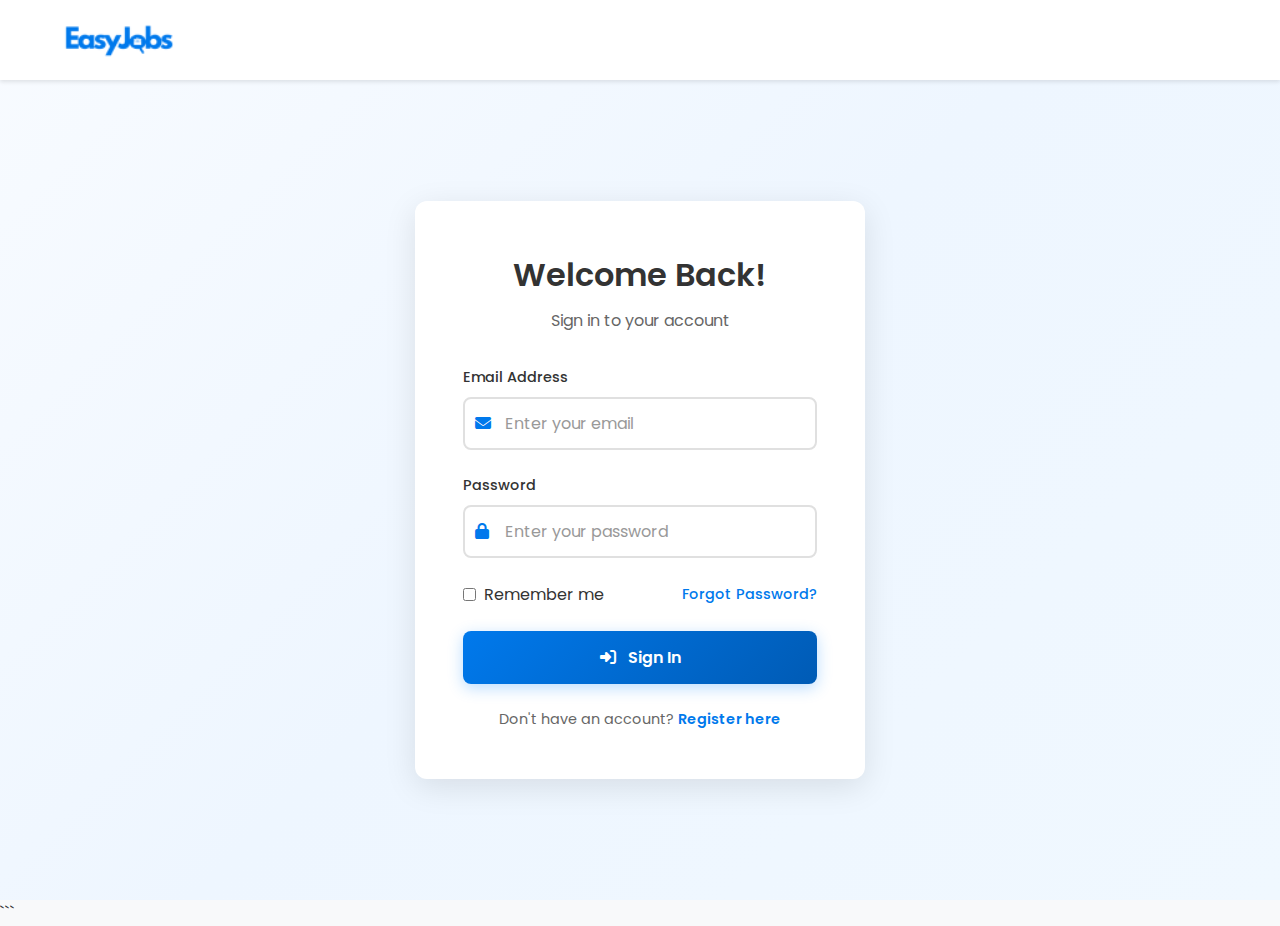
<file: payment.html>
<!DOCTYPE html>
<html lang="en">
<head>
    <meta charset="UTF-8">
    <meta name="viewport" content="width=device-width, initial-scale=1.0">
    <title>Pricing - EasyJobs</title>
    <link rel="preconnect" href="https://fonts.googleapis.com">
    <link rel="preconnect" href="https://fonts.gstatic.com" crossorigin>
    <link href="https://fonts.googleapis.com/css2?family=Poppins:wght@300;400;500;600;700&display=swap" rel="stylesheet">
    <link rel="stylesheet" href="css/styles.css">
    <link rel="stylesheet" href="https://cdnjs.cloudflare.com/ajax/libs/font-awesome/6.4.0/css/all.min.css">
    <style>
        * {
            margin: 0;
            padding: 0;
            box-sizing: border-box;
        }

        body {
            font-family: 'Poppins', sans-serif;
            background-color: #F8F9FA;
            min-height: 100vh;
        }

        /* Navigation Styles */
        .navbar {
            background-color: #FFFFFF;
            box-shadow: 0 2px 4px rgba(0, 0, 0, 0.1);
            padding: 15px 40px;
            display: flex;
            justify-content: space-between;
            align-items: center;
            position: sticky;
            top: 0;
            z-index: 1000;
        }

        .logo {
            display: flex;
            align-items: center;
            text-decoration: none;
        }

        .logo img {
            height: 50px;
            width: auto;
        }

        .nav-menu {
            display: flex;
            list-style: none;
            gap: 30px;
            align-items: center;
        }

        .nav-menu li a {
            color: #666666;
            text-decoration: none;
            font-size: 16px;
            font-weight: 500;
            transition: color 0.3s ease;
        }

        .nav-menu li a:hover,
        .nav-menu li a.active {
            color: #0079EC;
        }
        /* Banner Section */
        .pricing-banner {
            background: linear-gradient(135deg, #E3F2FD 0%, #BBDEFB 100%);
            padding: 35px 50px;
            position: relative;
            overflow: hidden;
            min-height: 160px;
        }

        /* Coin Decorations for Banner */
        .banner-coin {
            position: absolute;
            background-image: url('assets/images/coin.png');
            background-size: contain;
            background-repeat: no-repeat;
            background-position: center;
        }

        .banner-coin-1 { top: 60px; left: 470px; width: 120px; height: 120px; z-index: 5; }
        .banner-coin-2 { top: 0px; left: 250px; width: 120px; height: 120px; z-index: 1; }
        .banner-coin-3 { top: 20px; right: 380px; width: 120px; height: 120px; z-index: 5; }
        .banner-coin-4 { top: 100px; right: 300px; width: 120px; height: 120px; z-index: 1; }
        .banner-coin-5 { top: -30px; left: 60px; width: 120px; height: 120px; }
        .banner-coin-6 { top: 150px; right: 80px; width: 120px; height: 120px; }
        .banner-coin-7 { bottom: 150px; right: 150px; width: 120px; height: 120px; }
        .banner-coin-8 { bottom: 2px; left: 150px; width: 120px; height: 120px; }

        .banner-content {
            display: flex;
            justify-content: center;
            align-items: center;
            flex-direction: column;
            text-align: center;
            position: relative;
            z-index: 10;
        }

        .current-balance-section {
            background-color: rgba(255, 255, 255, 0.9);
            padding: 20px 30px;
            border-radius: 12px;
            box-shadow: 0 4px 20px rgba(0, 0, 0, 0.1);
            backdrop-filter: blur(10px);
            text-align: center;
            position: relative;
            z-index: 10;
        }

        .current-balance-section h3 {
            color: #666666;
            font-size: 14px;
            font-weight: 400;
            margin-bottom: 5px;
        }

        .current-balance-section h1 {
            color: #333333;
            font-size: 32px;
            font-weight: 700;
            margin-bottom: 12px;
        }

        .credit-info-row {
            display: flex;
            align-items: center;
            justify-content: center;
            gap: 8px;
            background-color: #E3F2FD;
            padding: 8px 16px;
            border-radius: 20px;
            font-size: 12px;
            color: #1976D2;
            font-weight: 500;
        }

        .credit-info-row .coin-icon {
            width: 16px;
            height: 16px;
            background-image: url('assets/images/coin.png');
            background-size: contain;
            background-repeat: no-repeat;
            background-position: center;
        }

        /* Main Content */
        .main-content {
            max-width: 1200px;
            margin: 0 auto;
            padding: 4rem 2rem;
        }

        /* Unlock Section */
        .unlock-section {
            text-align: center;
            margin-bottom: 3rem;
        }

        .unlock-section h2 {
            font-size: 2.25rem;
            font-weight: 700;
            margin-bottom: 0.75rem;
            color: #000000;
        }

        .unlock-section p {
            color: #666666;
            font-size: 1rem;
            margin-bottom: 2rem;
        }

        /* Toggle Switch */
        .billing-toggle {
            display: flex;
            align-items: center;
            justify-content: center;
            gap: 1rem;
            margin-bottom: 3rem;
        }

        .billing-toggle span {
            font-weight: 500;
            color: #000000;
        }

        .toggle-switch {
            position: relative;
            width: 50px;
            height: 26px;
            background: #E5E7EB;
            border-radius: 13px;
            cursor: pointer;
            transition: background 0.3s;
        }

        .toggle-switch.active {
            background: #0066FF;
        }

        .toggle-slider {
            position: absolute;
            top: 3px;
            left: 3px;
            width: 20px;
            height: 20px;
            background: white;
            border-radius: 50%;
            transition: transform 0.3s;
        }

        .toggle-switch.active .toggle-slider {
            transform: translateX(24px);
        }

        .save-badge {
            color: #0066FF;
            font-weight: 600;
            font-size: 0.875rem;
        }

        /* Pricing Cards */
        .pricing-container {
            display: grid;
            grid-template-columns: repeat(auto-fit, minmax(300px, 1fr));
            gap: 2rem;
            margin-bottom: 4rem;
        }

        .pricing-card {
            background: white;
            border: 2px solid #E5E7EB;
            border-radius: 16px;
            padding: 2rem;
            transition: all 0.3s;
            position: relative;
        }

        .pricing-card:hover {
            transform: translateY(-5px);
            box-shadow: 0 10px 30px rgba(0, 0, 0, 0.1);
        }

        .pricing-card.popular {
            background: #0066FF;
            border-color: #0066FF;
            color: white;
            transform: scale(1.05);
        }

        .pricing-card.popular:hover {
            transform: scale(1.05) translateY(-5px);
        }

        .popular-badge {
            position: absolute;
            top: 1rem;
            right: 1rem;
            background: white;
            color: #0066FF;
            padding: 0.35rem 1rem;
            border-radius: 20px;
            font-size: 0.75rem;
            font-weight: 700;
        }

        .plan-name {
            font-size: 1.25rem;
            font-weight: 700;
            margin-bottom: 0.5rem;
        }

        .plan-description {
            font-size: 0.875rem;
            opacity: 0.8;
            margin-bottom: 1.5rem;
        }

        .plan-price {
            display: flex;
            align-items: baseline;
            gap: 0.25rem;
            margin-bottom: 0.5rem;
        }

        .currency {
            font-size: 1.5rem;
            font-weight: 700;
        }

        .price {
            font-size: 3rem;
            font-weight: 700;
        }

        .period {
            font-size: 1rem;
            opacity: 0.7;
        }

        .credits-info {
            font-size: 0.95rem;
            margin-bottom: 0.25rem;
            font-weight: 500;
        }

        .credits-detail {
            font-size: 0.875rem;
            opacity: 0.8;
            margin-bottom: 1.5rem;
        }

        .pricing-card.popular .credits-detail {
            color: rgba(255, 255, 255, 0.9);
        }

        .select-plan-btn {
            width: 100%;
            padding: 0.875rem;
            border: none;
            border-radius: 8px;
            font-weight: 600;
            font-size: 1rem;
            cursor: pointer;
            transition: all 0.3s;
            margin-bottom: 1.5rem;
        }

        .pricing-card:not(.popular) .select-plan-btn {
            background: white;
            border: 2px solid #000000;
            color: #000000;
        }

        .pricing-card:not(.popular) .select-plan-btn:hover {
            background: #000000;
            color: white;
        }

        .pricing-card.popular .select-plan-btn {
            background: #000000;
            color: white;
        }

        .pricing-card.popular .select-plan-btn:hover {
            background: #1a1a1a;
        }

        .features-list {
            list-style: none;
        }

        .feature-item {
            display: flex;
            align-items: center;
            gap: 0.75rem;
            margin-bottom: 0.875rem;
            font-size: 0.95rem;
        }

        .check-icon {
            color: #10B981;
            font-size: 1.1rem;
        }

        .pricing-card.popular .check-icon {
            color: white;
        }

        .features-title {
            font-weight: 600;
            margin-bottom: 1rem;
            font-size: 0.875rem;
            opacity: 0.7;
        }

        /* FAQ Section */
        .faq-section {
            margin-top: 4rem;
        }

        .faq-header {
            text-align: center;
            margin-bottom: 2rem;
        }

        .faq-header h2 {
            font-size: 2rem;
            font-weight: 700;
            margin-bottom: 0.75rem;
        }

        .faq-header p {
            color: #666666;
            font-size: 1rem;
        }

        .faq-item {
            background: white;
            border: 1px solid #E5E7EB;
            border-radius: 8px;
            margin-bottom: 1rem;
            overflow: hidden;
        }

        .faq-question {
            padding: 1.25rem 1.5rem;
            display: flex;
            justify-content: space-between;
            align-items: center;
            cursor: pointer;
            font-weight: 500;
            transition: background 0.3s;
        }

        .faq-question:hover {
            background: #F9FAFB;
        }

        .faq-icon {
            width: 24px;
            height: 24px;
            background: #000000;
            color: white;
            border-radius: 50%;
            display: flex;
            align-items: center;
            justify-content: center;
            font-size: 1.25rem;
            flex-shrink: 0;
        }

        .faq-answer {
            padding: 0 1.5rem 1.25rem;
            color: #666666;
            font-size: 0.95rem;
            line-height: 1.6;
            display: none;
        }

        .faq-item.active .faq-answer {
            display: block;
        }

        /* Responsive */
        @media (max-width: 768px) {
            .header {
                padding: 15px 20px;
            }

            .mobile-menu-toggle {
                display: block;
            }

            .nav-container {
                display: none;
                position: absolute;
                top: 100%;
                left: 0;
                right: 0;
                background-color: white;
                flex-direction: column;
                padding: 20px;
                box-shadow: 0 2px 5px rgba(0,0,0,0.1);
            }

            .nav-container.active {
                display: flex;
            }

            .nav-links {
                flex-direction: column;
                gap: 15px;
            }

            .pricing-banner {
                padding: 20px 15px;
            }

            .current-balance-section {
                padding: 15px 20px;
            }

            .current-balance-section h1 {
                font-size: 28px;
            }

            .banner-coin {
                transform: scale(0.6);
            }

            .banner-coin-1 { left: 200px; }
            .banner-coin-2 { left: 170px; }
            .banner-coin-3 { right: 200px; }
            .banner-coin-4 { right: 170px; }

            .banner-coin-1, .banner-coin-2, .banner-coin-3, .banner-coin-4 {
                display: block;
            }

            .banner-coin-5, .banner-coin-6, .banner-coin-7, .banner-coin-8 {
                display: none;
            }

            .banner-content h1 {
                font-size: 2rem;
            }

            .pricing-container {
                grid-template-columns: 1fr;
            }

            .pricing-card.popular {
                transform: scale(1);
            }

            .main-content {
                padding: 2rem 1rem;
            }
        }
    </style>
</head>
<body>
    <!-- Navigation Bar -->
    <nav class="navbar">
        <a href="landing.html" class="logo">
            <img src="assets/images/logo.png" alt="EasyJobs Logo" style="height: 50px; width: auto;">
        </a>
        <ul class="nav-menu">
            <li><a href="dashboard.html">Dashboard</a></li>
            <li><a href="coverletter.html">Cover Letter</a></li>
            <li><a href="payment.html" class="active">Pricing</a></li>
            <li><a href="profile.html">Profile</a></li>
            <li><a href="#" id="logoutBtn">Log Out</a></li>
        </ul>
    </nav>

    <!-- Banner Section with Credits -->
    <section class="pricing-banner">
        <!-- Banner Coins -->
        <div class="banner-coin banner-coin-1"></div>
        <div class="banner-coin banner-coin-2"></div>
        <div class="banner-coin banner-coin-3"></div>
        <div class="banner-coin banner-coin-4"></div>
        <div class="banner-coin banner-coin-5"></div>
        <div class="banner-coin banner-coin-6"></div>
        <div class="banner-coin banner-coin-7"></div>
        <div class="banner-coin banner-coin-8"></div>
        
        <div class="banner-content">
            <div class="current-balance-section">
                <h3>Current Balance</h3>
                <h1>5 Credits</h1>
                <div class="credit-info-row">
                    <div class="coin-icon"></div>
                    <span>Each credit generates one optimized resume</span>
                </div>
            </div>
        </div>
    </section>

    <!-- Main Content -->
    <main class="main-content">
        <!-- Unlock Section -->
        <section class="unlock-section">
            <h2>Unlock Full Access</h2>
            <p>Choose a plan that works best for you.</p>

            <!-- Billing Toggle -->
            <div class="billing-toggle">
                <span>Monthly</span>
                <div class="toggle-switch" id="billingToggle">
                    <div class="toggle-slider"></div>
                </div>
                <span>Yearly</span>
                <span class="save-badge">SAVE 20%</span>
            </div>
        </section>

        <!-- Pricing Cards -->
        <section class="pricing-container">
            <!-- Starter Plan -->
            <div class="pricing-card">
                <h3 class="plan-name">Starter</h3>
                <p class="plan-description">Perfect for job seekers.</p>
                <div class="plan-price">
                    <span class="currency">₹</span>
                    <span class="price">99</span>
                    <span class="period">/month</span>
                </div>
                <p class="credits-info">5 Credits</p>
                <p class="credits-detail">xyz for one resume</p>
                <button class="select-plan-btn">Select Plan</button>
                <p class="features-title">Includes:</p>
                <ul class="features-list">
                    <li class="feature-item">
                        <i class="fas fa-check-circle check-icon"></i>
                        <span>5 Resume Generations</span>
                    </li>
                    <li class="feature-item">
                        <i class="fas fa-check-circle check-icon"></i>
                        <span>ATS Optimization</span>
                    </li>
                    <li class="feature-item">
                        <i class="fas fa-check-circle check-icon"></i>
                        <span>Keyword Alignment</span>
                    </li>
                    <li class="feature-item">
                        <i class="fas fa-check-circle check-icon"></i>
                        <span>PDF Download</span>
                    </li>
                </ul>
            </div>

            <!-- Professional Plan (Popular) -->
            <div class="pricing-card popular">
                <div class="popular-badge">Popular</div>
                <h3 class="plan-name">Professional</h3>
                <p class="plan-description">Perfect for job seekers.</p>
                <div class="plan-price">
                    <span class="currency">₹</span>
                    <span class="price">99</span>
                    <span class="period">/month</span>
                </div>
                <p class="credits-info">5 Credits</p>
                <p class="credits-detail">xyz for one resume (save 17%)</p>
                <button class="select-plan-btn">Select Plan</button>
                <p class="features-title">Includes:</p>
                <ul class="features-list">
                    <li class="feature-item">
                        <i class="fas fa-check-circle check-icon"></i>
                        <span>5 Resume Generations</span>
                    </li>
                    <li class="feature-item">
                        <i class="fas fa-check-circle check-icon"></i>
                        <span>ATS Optimization</span>
                    </li>
                    <li class="feature-item">
                        <i class="fas fa-check-circle check-icon"></i>
                        <span>Keyword Alignment</span>
                    </li>
                    <li class="feature-item">
                        <i class="fas fa-check-circle check-icon"></i>
                        <span>PDF Download</span>
                    </li>
                    <li class="feature-item">
                        <i class="fas fa-check-circle check-icon"></i>
                        <span>PDF Download</span>
                    </li>
                    <li class="feature-item">
                        <i class="fas fa-check-circle check-icon"></i>
                        <span>PDF Download</span>
                    </li>
                </ul>
            </div>

            <!-- Premium Plan -->
            <div class="pricing-card">
                <h3 class="plan-name">Premium</h3>
                <p class="plan-description">Perfect for job seekers.</p>
                <div class="plan-price">
                    <span class="currency">₹</span>
                    <span class="price">99</span>
                    <span class="period">/month</span>
                </div>
                <p class="credits-info">5 Credits</p>
                <p class="credits-detail">xyz for one resume</p>
                <button class="select-plan-btn">Select Plan</button>
                <p class="features-title">Includes:</p>
                <ul class="features-list">
                    <li class="feature-item">
                        <i class="fas fa-check-circle check-icon"></i>
                        <span>5 Resume Generations</span>
                    </li>
                    <li class="feature-item">
                        <i class="fas fa-check-circle check-icon"></i>
                        <span>ATS Optimization</span>
                    </li>
                    <li class="feature-item">
                        <i class="fas fa-check-circle check-icon"></i>
                        <span>Keyword Alignment</span>
                    </li>
                    <li class="feature-item">
                        <i class="fas fa-check-circle check-icon"></i>
                        <span>PDF Download</span>
                    </li>
                </ul>
            </div>
        </section>

        <!-- FAQ Section -->
        <section class="faq-section">
            <div class="faq-header">
                <h2>Frequently Asked Questions</h2>
                <p>Explore our FAQ section to find answers to commonly asked questions about our platform.</p>
            </div>

            <div class="faq-item">
                <div class="faq-question" onclick="toggleFAQ(this)">
                    <span>How do credits work?</span>
                    <div class="faq-icon">+</div>
                </div>
                <div class="faq-answer">
                    Each credit allows you to generate one optimized resume. Credits are deducted from your account when you successfully generate a resume. You can purchase more credits anytime.
                </div>
            </div>

            <div class="faq-item active">
                <div class="faq-question" onclick="toggleFAQ(this)">
                    <span>How do credits work?</span>
                    <div class="faq-icon">+</div>
                </div>
                <div class="faq-answer">
                    Explore our FAQ section to find answers to commonly asked questions about our platform. Explore our FAQ section to find answers to commonly asked questions about our platform. Explore our FAQ section to find answers to commonly asked questions about our platform.
                </div>
            </div>

            <div class="faq-item">
                <div class="faq-question" onclick="toggleFAQ(this)">
                    <span>How do credits work?</span>
                    <div class="faq-icon">+</div>
                </div>
                <div class="faq-answer">
                    Each credit allows you to generate one optimized resume. Credits are deducted from your account when you successfully generate a resume.
                </div>
            </div>

            <div class="faq-item">
                <div class="faq-question" onclick="toggleFAQ(this)">
                    <span>How do credits work?</span>
                    <div class="faq-icon">+</div>
                </div>
                <div class="faq-answer">
                    Each credit allows you to generate one optimized resume. Credits are deducted from your account when you successfully generate a resume.
                </div>
            </div>

            <div class="faq-item">
                <div class="faq-question" onclick="toggleFAQ(this)">
                    <span>How do credits work?</span>
                    <div class="faq-icon">+</div>
                </div>
                <div class="faq-answer">
                    Each credit allows you to generate one optimized resume. Credits are deducted from your account when you successfully generate a resume.
                </div>
            </div>
        </section>
    </main>

    <script>
        // Billing Toggle
        const billingToggle = document.getElementById('billingToggle');
        billingToggle.addEventListener('click', function() {
            this.classList.toggle('active');
        });

        // FAQ Toggle
        function toggleFAQ(element) {
            const faqItem = element.parentElement;
            const allItems = document.querySelectorAll('.faq-item');
            
            allItems.forEach(item => {
                if (item !== faqItem) {
                    item.classList.remove('active');
                }
            });
            
            faqItem.classList.toggle('active');
        }
    </script>
    <script src="js/payment.js"></script>
</body>
</html>
</file>
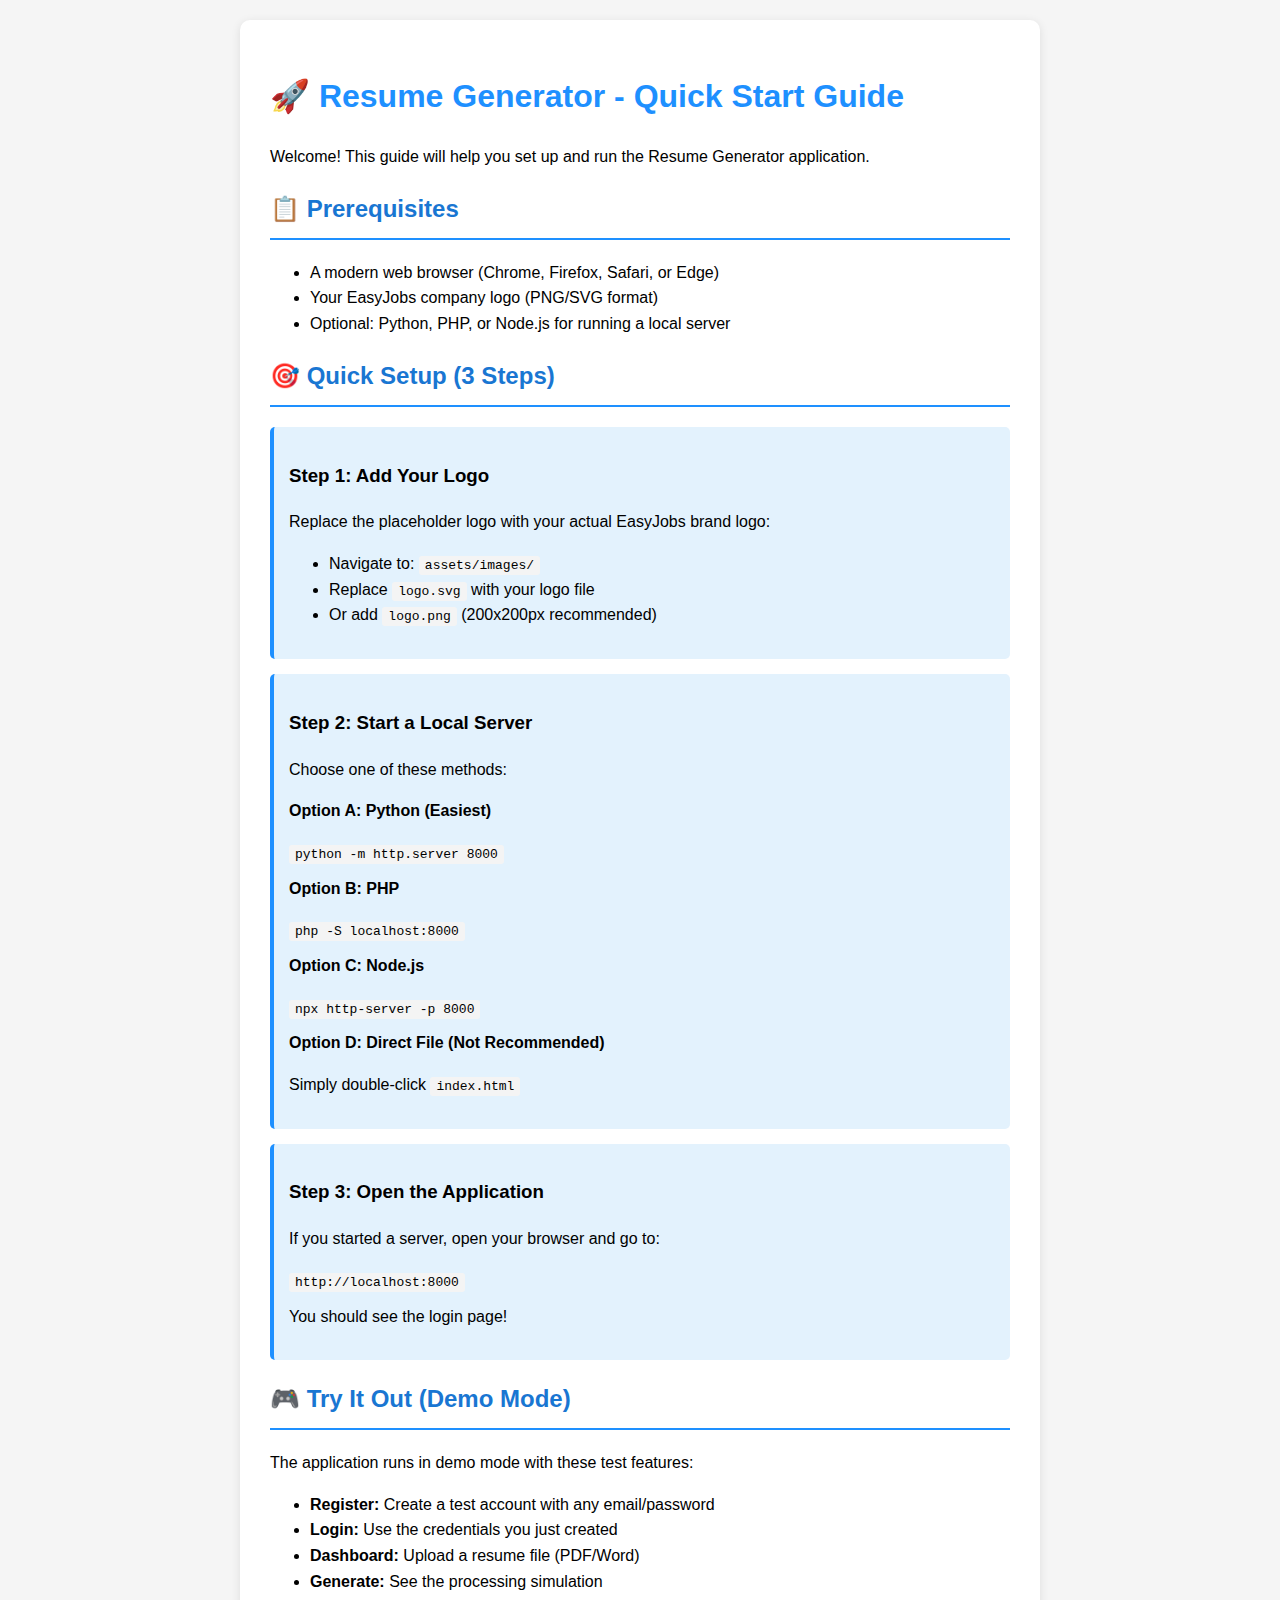
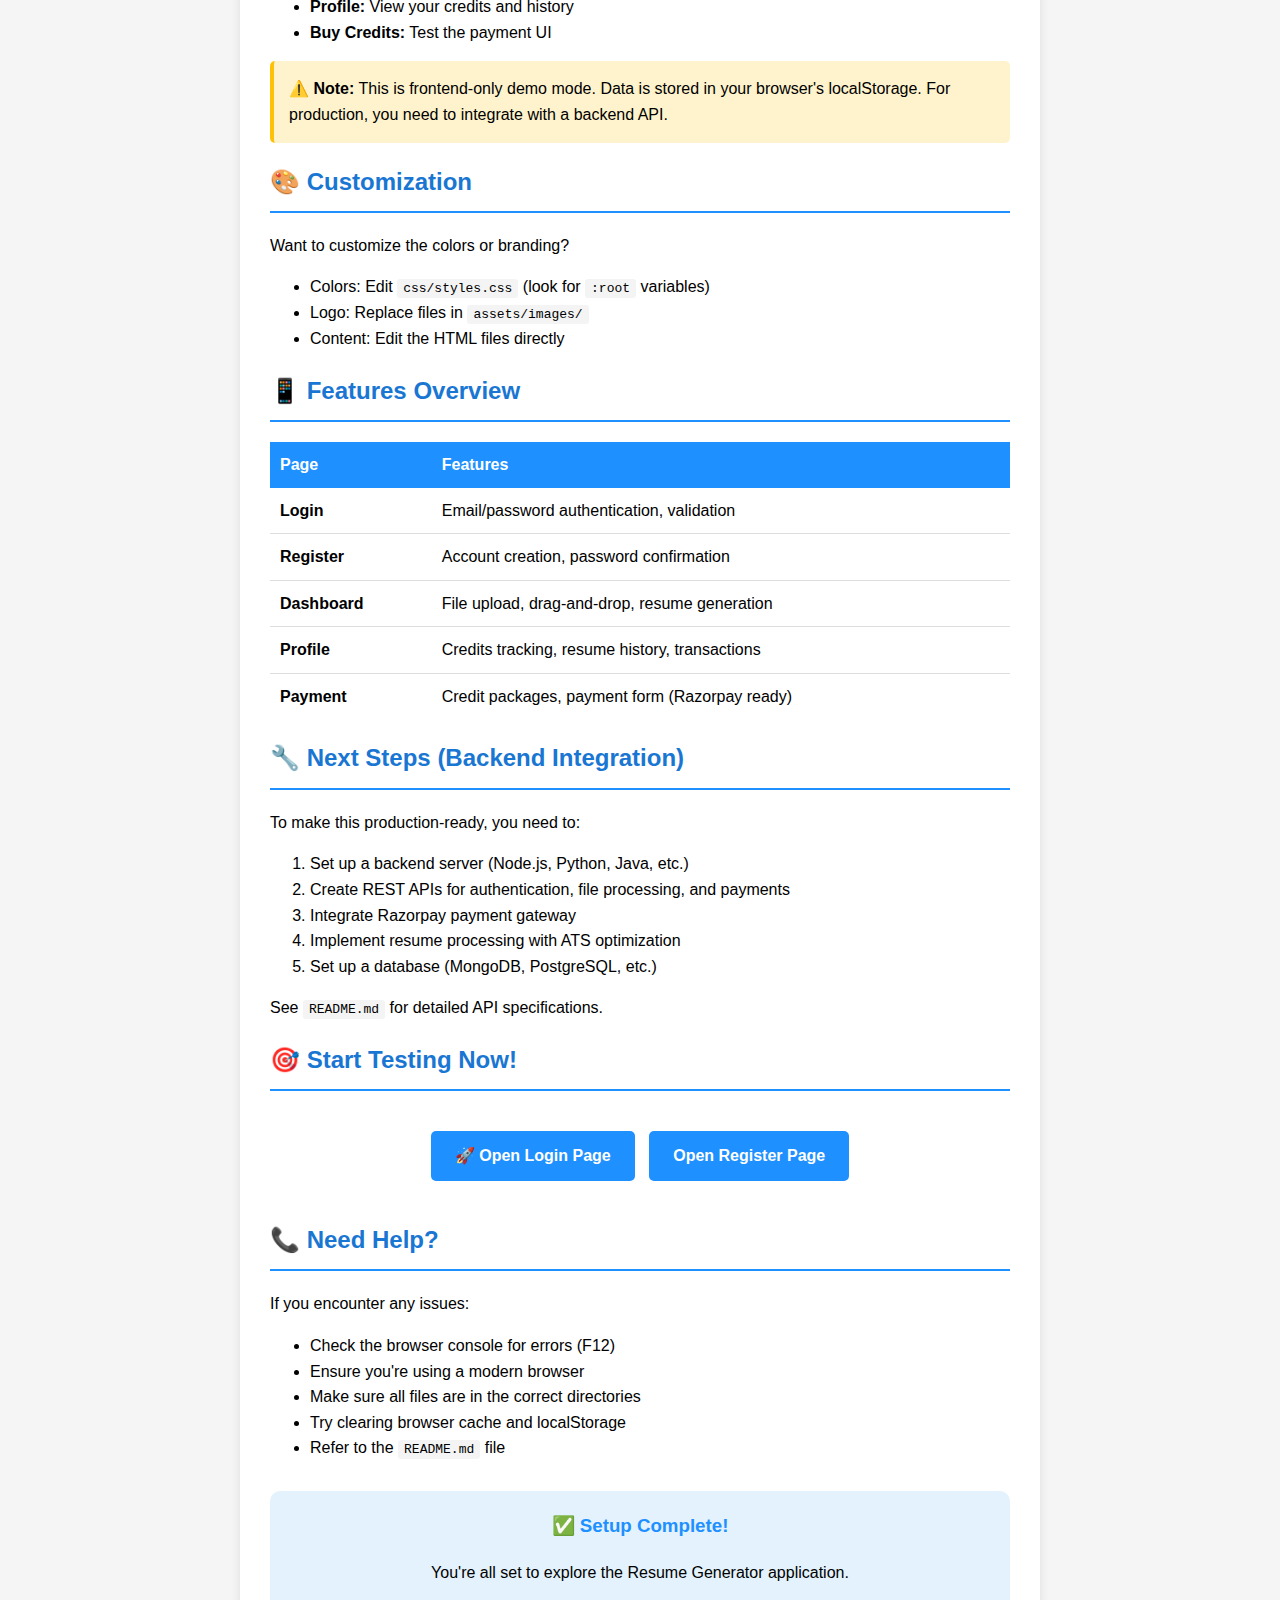
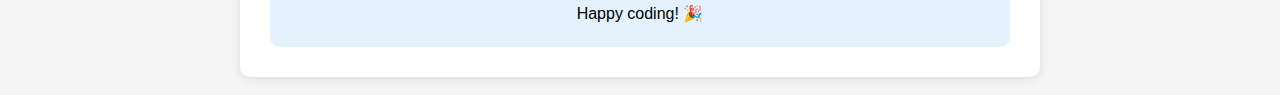
<file: QUICKSTART.html>
<!DOCTYPE html>
<html lang="en">
<head>
    <meta charset="UTF-8">
    <meta name="viewport" content="width=device-width, initial-scale=1.0">
    <title>Quick Start Guide - Resume Generator</title>
    <style>
        body {
            font-family: Arial, sans-serif;
            line-height: 1.6;
            max-width: 800px;
            margin: 0 auto;
            padding: 20px;
            background-color: #f5f5f5;
        }
        .container {
            background: white;
            padding: 30px;
            border-radius: 10px;
            box-shadow: 0 2px 10px rgba(0,0,0,0.1);
        }
        h1 { color: #1E90FF; }
        h2 { color: #1976D2; border-bottom: 2px solid #1E90FF; padding-bottom: 10px; }
        .step { 
            background: #E3F2FD; 
            padding: 15px; 
            margin: 15px 0; 
            border-radius: 5px;
            border-left: 4px solid #1E90FF;
        }
        .btn {
            display: inline-block;
            padding: 12px 24px;
            background: #1E90FF;
            color: white;
            text-decoration: none;
            border-radius: 5px;
            font-weight: bold;
            margin: 10px 5px;
        }
        .btn:hover {
            background: #1976D2;
        }
        code {
            background: #f4f4f4;
            padding: 2px 6px;
            border-radius: 3px;
            font-family: monospace;
        }
        .warning {
            background: #FFF3CD;
            border-left: 4px solid #FFC107;
            padding: 15px;
            margin: 15px 0;
            border-radius: 5px;
        }
    </style>
</head>
<body>
    <div class="container">
        <h1>🚀 Resume Generator - Quick Start Guide</h1>
        
        <p>Welcome! This guide will help you set up and run the Resume Generator application.</p>

        <h2>📋 Prerequisites</h2>
        <ul>
            <li>A modern web browser (Chrome, Firefox, Safari, or Edge)</li>
            <li>Your EasyJobs company logo (PNG/SVG format)</li>
            <li>Optional: Python, PHP, or Node.js for running a local server</li>
        </ul>

        <h2>🎯 Quick Setup (3 Steps)</h2>

        <div class="step">
            <h3>Step 1: Add Your Logo</h3>
            <p>Replace the placeholder logo with your actual EasyJobs brand logo:</p>
            <ul>
                <li>Navigate to: <code>assets/images/</code></li>
                <li>Replace <code>logo.svg</code> with your logo file</li>
                <li>Or add <code>logo.png</code> (200x200px recommended)</li>
            </ul>
        </div>

        <div class="step">
            <h3>Step 2: Start a Local Server</h3>
            <p>Choose one of these methods:</p>
            
            <p><strong>Option A: Python (Easiest)</strong></p>
            <code>python -m http.server 8000</code>
            
            <p style="margin-top: 10px;"><strong>Option B: PHP</strong></p>
            <code>php -S localhost:8000</code>
            
            <p style="margin-top: 10px;"><strong>Option C: Node.js</strong></p>
            <code>npx http-server -p 8000</code>
            
            <p style="margin-top: 10px;"><strong>Option D: Direct File (Not Recommended)</strong></p>
            <p>Simply double-click <code>index.html</code></p>
        </div>

        <div class="step">
            <h3>Step 3: Open the Application</h3>
            <p>If you started a server, open your browser and go to:</p>
            <code>http://localhost:8000</code>
            <p style="margin-top: 10px;">You should see the login page!</p>
        </div>

        <h2>🎮 Try It Out (Demo Mode)</h2>
        <p>The application runs in demo mode with these test features:</p>
        <ul>
            <li><strong>Register:</strong> Create a test account with any email/password</li>
            <li><strong>Login:</strong> Use the credentials you just created</li>
            <li><strong>Dashboard:</strong> Upload a resume file (PDF/Word)</li>
            <li><strong>Generate:</strong> See the processing simulation</li>
            <li><strong>Profile:</strong> View your credits and history</li>
            <li><strong>Buy Credits:</strong> Test the payment UI</li>
        </ul>

        <div class="warning">
            <strong>⚠️ Note:</strong> This is frontend-only demo mode. Data is stored in your browser's localStorage. 
            For production, you need to integrate with a backend API.
        </div>

        <h2>🎨 Customization</h2>
        <p>Want to customize the colors or branding?</p>
        <ul>
            <li>Colors: Edit <code>css/styles.css</code> (look for <code>:root</code> variables)</li>
            <li>Logo: Replace files in <code>assets/images/</code></li>
            <li>Content: Edit the HTML files directly</li>
        </ul>

        <h2>📱 Features Overview</h2>
        <table style="width: 100%; border-collapse: collapse; margin: 20px 0;">
            <tr style="background: #1E90FF; color: white;">
                <th style="padding: 10px; text-align: left;">Page</th>
                <th style="padding: 10px; text-align: left;">Features</th>
            </tr>
            <tr style="border-bottom: 1px solid #ddd;">
                <td style="padding: 10px;"><strong>Login</strong></td>
                <td style="padding: 10px;">Email/password authentication, validation</td>
            </tr>
            <tr style="border-bottom: 1px solid #ddd;">
                <td style="padding: 10px;"><strong>Register</strong></td>
                <td style="padding: 10px;">Account creation, password confirmation</td>
            </tr>
            <tr style="border-bottom: 1px solid #ddd;">
                <td style="padding: 10px;"><strong>Dashboard</strong></td>
                <td style="padding: 10px;">File upload, drag-and-drop, resume generation</td>
            </tr>
            <tr style="border-bottom: 1px solid #ddd;">
                <td style="padding: 10px;"><strong>Profile</strong></td>
                <td style="padding: 10px;">Credits tracking, resume history, transactions</td>
            </tr>
            <tr>
                <td style="padding: 10px;"><strong>Payment</strong></td>
                <td style="padding: 10px;">Credit packages, payment form (Razorpay ready)</td>
            </tr>
        </table>

        <h2>🔧 Next Steps (Backend Integration)</h2>
        <p>To make this production-ready, you need to:</p>
        <ol>
            <li>Set up a backend server (Node.js, Python, Java, etc.)</li>
            <li>Create REST APIs for authentication, file processing, and payments</li>
            <li>Integrate Razorpay payment gateway</li>
            <li>Implement resume processing with ATS optimization</li>
            <li>Set up a database (MongoDB, PostgreSQL, etc.)</li>
        </ol>
        <p>See <code>README.md</code> for detailed API specifications.</p>

        <h2>🎯 Start Testing Now!</h2>
        <div style="text-align: center; margin: 30px 0;">
            <a href="index.html" class="btn">🚀 Open Login Page</a>
            <a href="register.html" class="btn"><i class="fas fa-file-alt"></i> Open Register Page</a>
        </div>

        <h2>📞 Need Help?</h2>
        <p>If you encounter any issues:</p>
        <ul>
            <li>Check the browser console for errors (F12)</li>
            <li>Ensure you're using a modern browser</li>
            <li>Make sure all files are in the correct directories</li>
            <li>Try clearing browser cache and localStorage</li>
            <li>Refer to the <code>README.md</code> file</li>
        </ul>

        <div style="background: #E3F2FD; padding: 20px; border-radius: 10px; margin-top: 30px; text-align: center;">
            <h3 style="color: #1E90FF; margin-top: 0;">✅ Setup Complete!</h3>
            <p>You're all set to explore the Resume Generator application.</p>
            <p style="margin: 0;">Happy coding! 🎉</p>
        </div>
    </div>
</body>
</html>
</file>
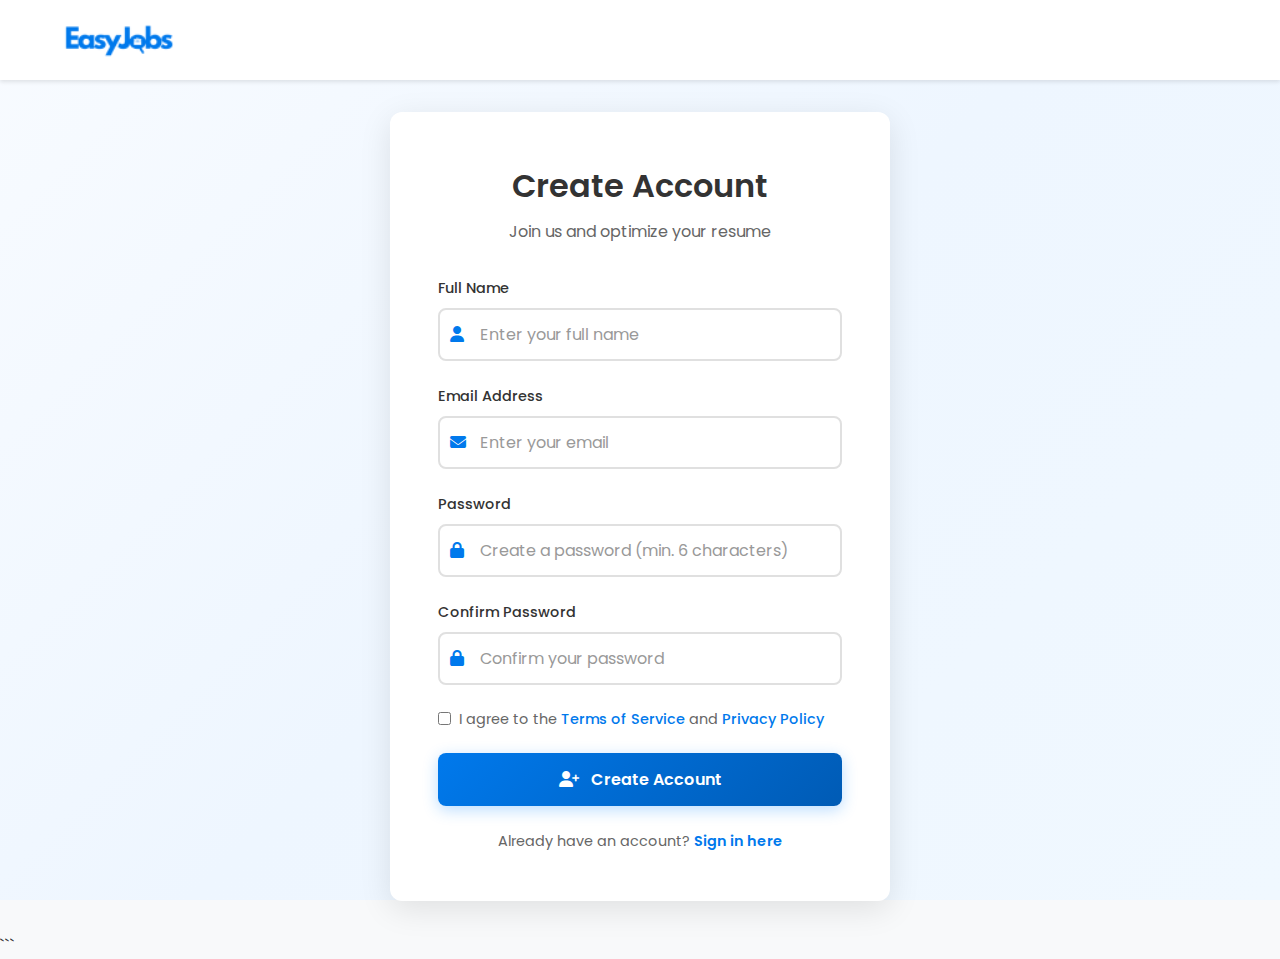
<file: register.html>
<!DOCTYPE html>
<html lang="en">
<head>
    <meta charset="UTF-8">
    <meta name="viewport" content="width=device-width, initial-scale=1.0">
    <title>Register - EasyJobs</title>
    <link rel="preconnect" href="https://fonts.googleapis.com">
    <link rel="preconnect" href="https://fonts.gstatic.com" crossorigin>
    <link href="https://fonts.googleapis.com/css2?family=Poppins:wght@300;400;500;600;700&display=swap" rel="stylesheet">
    <link rel="stylesheet" href="css/styles.css">
    <link rel="stylesheet" href="https://cdnjs.cloudflare.com/ajax/libs/font-awesome/6.4.0/css/all.min.css">
    <style>
        * {
            margin: 0;
            padding: 0;
            box-sizing: border-box;
        }

        body {
            font-family: 'Poppins', sans-serif;
            background-color: #F8F9FA;
            min-height: 100vh;
        }

        /* Navigation Styles */
        .navbar {
            background-color: #FFFFFF;
            box-shadow: 0 2px 4px rgba(0, 0, 0, 0.1);
            padding: 15px 40px;
            display: flex;
            justify-content: flex-start;
            align-items: center;
            position: sticky;
            top: 0;
            z-index: 1000;
        }

        .logo {
            display: flex;
            align-items: center;
            text-decoration: none;
        }

        .logo img {
            height: 50px;
            width: auto;
        }

        /* Form Styling */
        .main-content {
            display: flex;
            justify-content: center;
            align-items: center;
            min-height: calc(100vh - 80px);
            padding: 2rem;
        }

        .form-container {
            background: #FFFFFF;
            border-radius: 12px;
            box-shadow: 0 8px 32px rgba(0, 0, 0, 0.1);
            padding: 3rem;
            max-width: 500px;
            width: 100%;
        }

        .form-header {
            text-align: center;
            margin-bottom: 2rem;
        }

        .form-header h1 {
            color: #333333;
            font-size: 2rem;
            font-weight: 600;
            margin-bottom: 0.5rem;
        }

        .form-header p {
            color: #666666;
            font-size: 1rem;
            font-weight: 400;
        }

        .form-group {
            margin-bottom: 1.5rem;
            position: relative;
        }

        .form-label {
            display: block;
            color: #333333;
            font-size: 0.9rem;
            font-weight: 500;
            margin-bottom: 0.5rem;
        }

        .input-container {
            position: relative;
            display: flex;
            align-items: center;
        }

        .input-icon {
            position: absolute;
            left: 12px;
            color: #0079EC;
            font-size: 1rem;
            z-index: 1;
        }

        .form-control {
            width: 100%;
            padding: 12px 12px 12px 40px;
            border: 2px solid #E0E0E0;
            border-radius: 8px;
            font-size: 1rem;
            font-family: 'Poppins', sans-serif;
            transition: border-color 0.3s ease, box-shadow 0.3s ease;
            background-color: #FFFFFF;
        }

        .form-control:focus {
            outline: none;
            border-color: #0079EC;
            box-shadow: 0 0 0 3px rgba(0, 121, 236, 0.1);
        }

        .form-control::placeholder {
            color: #999999;
        }

        .error-message {
            color: #FF4444;
            font-size: 0.8rem;
            margin-top: 0.5rem;
            display: none;
        }

        .terms-container {
            display: flex;
            align-items: flex-start;
            gap: 0.5rem;
            margin-bottom: 1.5rem;
        }

        .terms-container input[type="checkbox"] {
            accent-color: #0079EC;
            margin-top: 3px;
        }

        .terms-text {
            font-size: 0.9rem;
            color: #666666;
            line-height: 1.4;
        }

        .terms-text a {
            color: #0079EC;
            text-decoration: none;
            font-weight: 500;
        }

        .terms-text a:hover {
            color: #005BB5;
        }

        .btn-primary {
            width: 100%;
            background: linear-gradient(135deg, #0079EC 0%, #005BB5 100%);
            color: #FFFFFF;
            border: none;
            padding: 14px;
            border-radius: 8px;
            font-size: 1rem;
            font-weight: 600;
            font-family: 'Poppins', sans-serif;
            cursor: pointer;
            transition: transform 0.2s ease, box-shadow 0.2s ease;
            margin-bottom: 1.5rem;
        }

        .btn-primary:hover {
            transform: translateY(-2px);
            box-shadow: 0 8px 25px rgba(0, 121, 236, 0.3);
        }

        .btn-primary:active {
            transform: translateY(0);
        }

        .login-link {
            text-align: center;
            color: #666666;
            font-size: 0.9rem;
        }

        .login-link a {
            color: #0079EC;
            text-decoration: none;
            font-weight: 600;
            transition: color 0.3s ease;
        }

        .login-link a:hover {
            color: #005BB5;
        }

        .alert {
            padding: 12px;
            border-radius: 8px;
            margin-bottom: 1rem;
            font-size: 0.9rem;
            display: none;
        }

        .alert-error {
            background-color: #FFE6E6;
            color: #CC0000;
            border: 1px solid #FFCCCC;
        }

        .alert-success {
            background-color: #E6F7E6;
            color: #006600;
            border: 1px solid #CCFFCC;
        }
    </style>
</head>
<body>
    <!-- Navigation Bar -->
    <nav class="navbar">
        <a href="#" class="logo">
            <img src="assets/images/logo.png" alt="EasyJobs Logo" style="height: 50px; width: auto;">
        </a>
    </nav>

    <!-- Main Content -->
    <div class="main-content">
        <div class="form-container">
            <div class="form-header">
                <h1>Create Account</h1>
                <p>Join us and optimize your resume</p>
            </div>

            <div id="alert" class="alert"></div>

            <form id="registerForm">
                <div class="form-group">
                    <label for="fullName" class="form-label">Full Name</label>
                    <div class="input-container">
                        <i class="fas fa-user input-icon"></i>
                        <input 
                            type="text" 
                            id="fullName" 
                            name="fullName" 
                            class="form-control" 
                            placeholder="Enter your full name"
                            required
                        >
                    </div>
                    <span class="error-message" id="fullNameError">Please enter your full name</span>
                </div>

                <div class="form-group">
                    <label for="email" class="form-label">Email Address</label>
                    <div class="input-container">
                        <i class="fas fa-envelope input-icon"></i>
                        <input 
                            type="email" 
                            id="email" 
                            name="email" 
                            class="form-control" 
                            placeholder="Enter your email"
                            required
                        >
                    </div>
                    <span class="error-message" id="emailError">Please enter a valid email address</span>
                </div>

                <div class="form-group">
                    <label for="password" class="form-label">Password</label>
                    <div class="input-container">
                        <i class="fas fa-lock input-icon"></i>
                        <input 
                            type="password" 
                            id="password" 
                            name="password" 
                            class="form-control" 
                            placeholder="Create a password (min. 6 characters)"
                            required
                        >
                    </div>
                    <span class="error-message" id="passwordError">Password must be at least 6 characters</span>
                </div>

                <div class="form-group">
                    <label for="confirmPassword" class="form-label">Confirm Password</label>
                    <div class="input-container">
                        <i class="fas fa-lock input-icon"></i>
                        <input 
                            type="password" 
                            id="confirmPassword" 
                            name="confirmPassword" 
                            class="form-control" 
                            placeholder="Confirm your password"
                            required
                        >
                    </div>
                    <span class="error-message" id="confirmPasswordError">Passwords do not match</span>
                </div>

                <div class="terms-container">
                    <input type="checkbox" name="terms" id="terms" required>
                    <div class="terms-text">
                        I agree to the <a href="#">Terms of Service</a> and <a href="#">Privacy Policy</a>
                    </div>
                </div>

                <button type="submit" class="btn-primary">
                    <i class="fas fa-user-plus" style="margin-right: 8px;"></i>
                    Create Account
                </button>
            </form>

            <div class="login-link">
                <p>
                    Already have an account? 
                    <a href="index.html">Sign in here</a>
                </p>
            </div>
        </div>
    </div>

    <!-- Loading Overlay -->
    <div id="loadingOverlay" class="loading-overlay">
        <div>
            <div class="spinner"></div>
            <p style="text-align: center; margin-top: 1rem; color: #0079EC; font-weight: 600;">Creating your account...</p>
        </div>
    </div>

    <script src="js/auth.js"></script>
</body>
</html>
```
</file>
<file: css/styles.css>
/* Google Fonts - Poppins */
@import url('https://fonts.googleapis.com/css2?family=Poppins:wght@300;400;500;600;700&display=swap');

/* Global Styles */
* {
    margin: 0;
    padding: 0;
    box-sizing: border-box;
}
.required{
    color : #1E90FF
}
:root {
    --primary-blue: #1E90FF;
    --light-blue: #E3F2FD;
    --dark-blue: #1976D2;
    --white: #FFFFFF;
    --light-gray: #F8F9FA;
    --text-dark: #333333;
    --text-light: #666666;
    --border-color: #E0E0E0;
    --success: #28A745;
    --warning: #FFC107;
    --danger: #DC3545;
}

body {
    font-family: 'Poppins', sans-serif;
    color: var(--text-dark);
    background: linear-gradient(135deg, #F8FBFF 0%, #EEF6FF 50%, #F0F8FF 100%);
    background-attachment: fixed;
    line-height: 1.6;
    min-height: 100vh;
}

/* Header Styles */
.header {
    background-color: var(--white);
    box-shadow: 0 4px 20px rgba(30, 144, 255, 0.12);
    padding: 1.25rem 0;
    position: sticky;
    top: 0;
    z-index: 1000;
    backdrop-filter: blur(10px);
    background: rgba(255, 255, 255, 0.95);
}

.nav-container {
    max-width: 1200px;
    margin: 0 auto;
    padding: 0 2rem;
    display: flex;
    justify-content: space-between;
    align-items: center;
}

.logo-section {
    display: flex;
    align-items: center;
    gap: 1rem;
}

.logo {
    height: 50px;
    width: auto;
}

.brand-name {
    font-size: 1.5rem;
    font-weight: 700;
    background: linear-gradient(135deg, #1E90FF 0%, #00BFFF 50%, #1E90FF 100%);
    background-size: 200% auto;
    -webkit-background-clip: text;
    -webkit-text-fill-color: transparent;
    background-clip: text;
    letter-spacing: 0.3px;
    font-family: 'Poppins', sans-serif;
    position: relative;
    animation: smoothGradient 3s ease infinite;
    text-shadow: 0 0 20px rgba(30, 144, 255, 0.3);
    cursor: pointer;
    transition: all 0.3s ease;
    white-space: nowrap;
}

.brand-name:hover {
    letter-spacing: 0.8px;
    transform: translateY(-1px);
    filter: brightness(1.2);
}

.brand-name::after {
    content: '';
    position: absolute;
    bottom: -4px;
    left: 50%;
    transform: translateX(-50%);
    width: 0;
    height: 2px;
    background: linear-gradient(90deg, transparent, #1E90FF, #00BFFF, #1E90FF, transparent);
    border-radius: 2px;
    transition: width 0.3s ease;
}

.brand-name:hover::after {
    width: 100%;
}

@keyframes smoothGradient {
    0%, 100% {
        background-position: 0% center;
    }
    50% {
        background-position: 100% center;
    }
}

@keyframes sparkle {
    0%, 100% {
        opacity: 1;
        transform: translateY(-50%) scale(1);
    }
    50% {
        opacity: 0.5;
        transform: translateY(-50%) scale(1.2);
    }
}

@keyframes shine {
    0% {
        opacity: 0.6;
        box-shadow: 0 0 5px rgba(30, 144, 255, 0.3);
    }
    50% {
        opacity: 1;
        box-shadow: 0 0 20px rgba(30, 144, 255, 0.6), 0 0 30px rgba(0, 191, 255, 0.4);
    }
    100% {
        opacity: 0.6;
        box-shadow: 0 0 5px rgba(30, 144, 255, 0.3);
    }
}

.nav-links {
    display: flex;
    gap: 2rem;
    align-items: center;
    list-style: none;
}

.mobile-menu-toggle {
    display: none;
    background: none;
    border: none;
    font-size: 1.5rem;
    cursor: pointer;
    color: var(--primary-blue);
    padding: 0.5rem;
}

.mobile-menu-toggle:hover {
    color: var(--dark-blue);
}

.nav-links a {
    text-decoration: none;
    color: var(--text-dark);
    font-weight: 500;
    transition: all 0.3s ease;
    padding: 0.5rem 1rem;
    border-radius: 8px;
}

.nav-links a:hover {
    color: var(--primary-blue);
    background-color: var(--light-blue);
    transform: translateY(-2px);
}

.nav-links .active {
    color: var(--white);
    background: linear-gradient(135deg, var(--primary-blue), var(--dark-blue));
    padding: 0.5rem 1rem;
    border-radius: 8px;
    box-shadow: 0 4px 15px rgba(30, 144, 255, 0.3);
}

/* Button Styles */
.btn {
    padding: 0.875rem 2rem;
    border: none;
    border-radius: 10px;
    font-size: 1.05rem;
    font-weight: 600;
    cursor: pointer;
    transition: all 0.3s ease;
    text-decoration: none;
    display: inline-block;
    text-align: center;
    position: relative;
    overflow: hidden;
}

.btn::before {
    content: '';
    position: absolute;
    top: 50%;
    left: 50%;
    width: 0;
    height: 0;
    border-radius: 50%;
    background: rgba(255, 255, 255, 0.2);
    transform: translate(-50%, -50%);
    transition: width 0.6s, height 0.6s;
}

.btn:hover::before {
    width: 300px;
    height: 300px;
}

.btn-primary {
    background: linear-gradient(135deg, var(--primary-blue) 0%, var(--dark-blue) 100%);
    color: var(--white);
    box-shadow: 0 4px 15px rgba(30, 144, 255, 0.3);
}

.btn-primary:hover {
    transform: translateY(-3px);
    box-shadow: 0 8px 25px rgba(30, 144, 255, 0.4);
}

.btn-secondary {
    background-color: var(--white);
    color: var(--primary-blue);
    border: 2px solid var(--primary-blue);
    box-shadow: 0 4px 15px rgba(30, 144, 255, 0.1);
}

.btn-secondary:hover {
    background-color: var(--light-blue);
    transform: translateY(-3px);
    box-shadow: 0 8px 25px rgba(30, 144, 255, 0.2);
}

/* CTA Button - Call to Action */
.btn-cta {
    background: linear-gradient(135deg, #1E90FF 0%, #00BFFF 50%, #1E90FF 100%);
    background-size: 200% auto;
    color: var(--white);
    font-weight: 700;
    font-size: 1.3rem;
    padding: 1.4rem 4.5rem;
    border-radius: 50px;
    border: none;
    box-shadow: 0 6px 25px rgba(30, 144, 255, 0.5);
    position: relative;
    overflow: hidden;
    transition: all 0.4s ease;
    text-transform: uppercase;
    letter-spacing: 1px;
    animation: ctaPulse 2s ease-in-out infinite;
}

.btn-cta::before {
    content: '';
    position: absolute;
    top: 0;
    left: -100%;
    width: 100%;
    height: 100%;
    background: linear-gradient(90deg, transparent, rgba(255, 255, 255, 0.4), transparent);
    transition: left 0.5s ease;
}

.btn-cta:hover::before {
    left: 100%;
}

.btn-cta:hover {
    transform: translateY(-5px) scale(1.05);
    box-shadow: 0 10px 35px rgba(30, 144, 255, 0.7);
    background-position: right center;
}

.btn-cta:active {
    transform: translateY(-2px) scale(1.02);
}

@keyframes ctaPulse {
    0%, 100% {
        box-shadow: 0 6px 25px rgba(30, 144, 255, 0.5);
    }
    50% {
        box-shadow: 0 6px 30px rgba(30, 144, 255, 0.7), 0 0 0 8px rgba(30, 144, 255, 0.15);
    }
}

.btn-outline {
    background-color: transparent;
    color: var(--primary-blue);
    border: 2px solid var(--primary-blue);
}

.btn-outline:hover {
    background-color: var(--primary-blue);
    color: var(--white);
    transform: translateY(-3px);
    box-shadow: 0 8px 25px rgba(30, 144, 255, 0.3);
}

.btn-large {
    padding: 1.25rem 2.5rem;
    font-size: 1.15rem;
}

.btn-full {
    width: 100%;
}

/* Container Styles */
.container {
    max-width: 1200px;
    margin: 0 auto;
    padding: 0 2rem;
}

.main-content {
    min-height: calc(100vh - 200px);
    padding: 2rem 0;
}

/* Card Styles */
.card {
    background-color: var(--white);
    border-radius: 15px;
    box-shadow: 0 8px 30px rgba(30, 144, 255, 0.12);
    padding: 2.5rem;
    margin-bottom: 2rem;
    transition: transform 0.3s ease, box-shadow 0.3s ease;
    border: 1px solid rgba(30, 144, 255, 0.08);
}

.card:hover {
    transform: translateY(-8px);
    box-shadow: 0 12px 40px rgba(30, 144, 255, 0.2);
}

.card-header {
    border-bottom: 3px solid var(--light-blue);
    padding-bottom: 1.5rem;
    margin-bottom: 2rem;
    position: relative;
}

.card-header::after {
    content: '';
    position: absolute;
    bottom: -3px;
    left: 0;
    width: 80px;
    height: 3px;
    background: linear-gradient(90deg, var(--primary-blue), transparent);
}

.card-title {
    color: var(--primary-blue);
    font-size: 1.75rem;
    font-weight: 700;
    margin-bottom: 0.5rem;
}

/* Form Styles */
.form-group {
    margin-bottom: 1.5rem;
}

.form-label {
    display: block;
    margin-bottom: 0.75rem;
    font-weight: 600;
    color: var(--text-dark);
    font-size: 1.05rem;
}

.form-control {
    width: 100%;
    padding: 1rem;
    border: 2px solid var(--border-color);
    border-radius: 10px;
    font-size: 1rem;
    transition: all 0.3s ease;
    background-color: #FAFBFC;
}

.form-control:focus {
    outline: none;
    border-color: var(--primary-blue);
    box-shadow: 0 0 0 4px rgba(30, 144, 255, 0.1);
    background-color: var(--white);
    transform: translateY(-2px);
}

.form-control:hover {
    border-color: var(--primary-blue);
}

.form-control.error {
    border-color: var(--danger);
}

textarea.form-control {
    resize: vertical;
    min-height: 150px;
    font-family: inherit;
    line-height: 1.6;
}

.error-message {
    color: var(--danger);
    font-size: 0.875rem;
    margin-top: 0.5rem;
    display: none;
}

.error-message.show {
    display: block;
}

/* File Upload Styles */
.file-upload-area {
    border: 3px dashed var(--primary-blue);
    border-radius: 15px;
    padding: 3.5rem;
    text-align: center;
    transition: all 0.3s ease;
    cursor: pointer;
    background: linear-gradient(135deg, #F0F8FF 0%, var(--light-blue) 100%);
    position: relative;
    overflow: hidden;
}

.file-upload-area::before {
    content: '';
    position: absolute;
    top: -50%;
    left: -50%;
    width: 200%;
    height: 200%;
    background: radial-gradient(circle, rgba(30, 144, 255, 0.05) 0%, transparent 70%);
    animation: pulse 3s ease-in-out infinite;
}

@keyframes pulse {
    0%, 100% { transform: scale(1); opacity: 0.5; }
    50% { transform: scale(1.1); opacity: 0.8; }
}

.file-upload-area:hover {
    background: linear-gradient(135deg, var(--light-blue) 0%, #D4E9FF 100%);
    border-color: var(--dark-blue);
    transform: scale(1.02);
    box-shadow: 0 8px 25px rgba(30, 144, 255, 0.15);
}

.file-upload-area.dragover {
    background: linear-gradient(135deg, #D4E9FF 0%, #B8DCFF 100%);
    border-color: var(--dark-blue);
    transform: scale(1.05);
}

.upload-icon {
    font-size: 4rem;
    color: var(--primary-blue);
    margin-bottom: 1.5rem;
    animation: float 3s ease-in-out infinite;
    position: relative;
    z-index: 1;
}

@keyframes float {
    0%, 100% { transform: translateY(0px); }
    50% { transform: translateY(-10px); }
}

.file-info {
    margin-top: 1.5rem;
    padding: 1.5rem;
    background: linear-gradient(135deg, var(--light-blue) 0%, #FFFFFF 100%);
    border-radius: 10px;
    display: none;
    border-left: 4px solid var(--primary-blue);
    box-shadow: 0 4px 15px rgba(30, 144, 255, 0.1);
}

.file-info.show {
    display: block;
    animation: slideIn 0.3s ease-out;
}

@keyframes slideIn {
    from {
        opacity: 0;
        transform: translateY(-10px);
    }
    to {
        opacity: 1;
        transform: translateY(0);
    }
}

/* Grid Layout */
.grid {
    display: grid;
    gap: 2rem;
}

.grid-2 {
    grid-template-columns: repeat(auto-fit, minmax(300px, 1fr));
}

.grid-3 {
    grid-template-columns: repeat(auto-fit, minmax(250px, 1fr));
}

/* Stats Cards */
.stats-container {
    display: grid;
    grid-template-columns: repeat(auto-fit, minmax(200px, 1fr));
    gap: 1.5rem;
    margin-bottom: 2rem;
}

.stat-card {
    background: linear-gradient(135deg, var(--primary-blue) 0%, var(--dark-blue) 100%);
    color: var(--white);
    padding: 2rem;
    border-radius: 15px;
    text-align: center;
    box-shadow: 0 8px 25px rgba(30, 144, 255, 0.25);
    transition: all 0.3s ease;
    position: relative;
    overflow: hidden;
}

.stat-card::before {
    content: '';
    position: absolute;
    top: -50%;
    right: -50%;
    width: 200%;
    height: 200%;
    background: radial-gradient(circle, rgba(255, 255, 255, 0.1) 0%, transparent 70%);
    animation: rotate 20s linear infinite;
}

@keyframes rotate {
    0% { transform: rotate(0deg); }
    100% { transform: rotate(360deg); }
}

.stat-card:hover {
    transform: translateY(-5px) scale(1.05);
    box-shadow: 0 12px 35px rgba(30, 144, 255, 0.35);
}

.stat-value {
    font-size: 3rem;
    font-weight: bold;
    margin-bottom: 0.5rem;
    position: relative;
    z-index: 1;
    text-shadow: 0 2px 10px rgba(0, 0, 0, 0.2);
}

.stat-label {
    font-size: 1rem;
    opacity: 0.95;
    position: relative;
    z-index: 1;
    font-weight: 500;
}

/* Table Styles */
.table-container {
    overflow-x: auto;
}

table {
    width: 100%;
    border-collapse: collapse;
    background-color: var(--white);
}

thead {
    background-color: var(--primary-blue);
    color: var(--white);
}

th, td {
    padding: 1rem;
    text-align: left;
    border-bottom: 1px solid var(--border-color);
}

tbody tr:hover {
    background-color: var(--light-blue);
}

/* Badge Styles */
.badge {
    display: inline-block;
    padding: 0.25rem 0.75rem;
    border-radius: 20px;
    font-size: 0.875rem;
    font-weight: 600;
}

.badge-success {
    background-color: var(--success);
    color: var(--white);
}

.badge-warning {
    background-color: var(--warning);
    color: var(--text-dark);
}

.badge-primary {
    background-color: var(--primary-blue);
    color: var(--white);
}

/* Alert Styles */
.alert {
    padding: 1rem 1.5rem;
    border-radius: 5px;
    margin-bottom: 1rem;
    display: none;
}

.alert.show {
    display: block;
}

.alert-success {
    background-color: #D4EDDA;
    color: #155724;
    border-left: 4px solid var(--success);
}

.alert-error {
    background-color: #F8D7DA;
    color: #721C24;
    border-left: 4px solid var(--danger);
}

.alert-info {
    background-color: var(--light-blue);
    color: var(--dark-blue);
    border-left: 4px solid var(--primary-blue);
}

/* Modal Styles */
.modal {
    display: none;
    position: fixed;
    z-index: 2000;
    left: 0;
    top: 0;
    width: 100%;
    height: 100%;
    background-color: rgba(0, 0, 0, 0.5);
    justify-content: center;
    align-items: center;
}

.modal.show {
    display: flex;
}

.modal-content {
    background-color: var(--white);
    padding: 2rem;
    border-radius: 10px;
    max-width: 500px;
    width: 90%;
    max-height: 90vh;
    overflow-y: auto;
    position: relative;
    animation: modalSlideIn 0.3s ease;
}

@keyframes modalSlideIn {
    from {
        transform: translateY(-50px);
        opacity: 0;
    }
    to {
        transform: translateY(0);
        opacity: 1;
    }
}

.modal-close {
    position: absolute;
    right: 1rem;
    top: 1rem;
    font-size: 1.5rem;
    cursor: pointer;
    color: var(--text-light);
    transition: color 0.3s ease;
}

.modal-close:hover {
    color: var(--primary-blue);
}

/* Loading Spinner */
.spinner {
    border: 4px solid var(--light-blue);
    border-top: 4px solid var(--primary-blue);
    border-radius: 50%;
    width: 40px;
    height: 40px;
    animation: spin 1s linear infinite;
    margin: 2rem auto;
}

@keyframes spin {
    0% { transform: rotate(0deg); }
    100% { transform: rotate(360deg); }
}

.loading-overlay {
    display: none;
    position: fixed;
    top: 0;
    left: 0;
    width: 100%;
    height: 100%;
    background-color: rgba(255, 255, 255, 0.9);
    z-index: 9999;
    justify-content: center;
    align-items: center;
}

.loading-overlay.show {
    display: flex;
}

/* Footer Styles */
.footer {
    background-color: var(--primary-blue);
    color: var(--white);
    padding: 2rem 0;
    text-align: center;
    margin-top: 4rem;
}

.footer-content {
    max-width: 1200px;
    margin: 0 auto;
    padding: 0 2rem;
}

.footer-links {
    display: flex;
    justify-content: center;
    gap: 2rem;
    margin-bottom: 1rem;
    flex-wrap: wrap;
}

.footer-links a {
    color: var(--white);
    text-decoration: none;
    transition: opacity 0.3s ease;
}

.footer-links a:hover {
    opacity: 0.8;
}

/* Responsive Design */
@media (max-width: 768px) {
    .header {
        padding: 1rem 0;
    }

    .nav-container {
        flex-direction: row;
        flex-wrap: wrap;
        gap: 1rem;
        padding: 0 1rem;
        justify-content: space-between;
    }

    .logo-section {
        flex-direction: row;
        gap: 0.5rem;
        align-items: center;
        flex: 1;
        min-width: 200px;
    }

    .logo {
        height: 35px;
    }

    .brand-name {
        font-size: 1.15rem;
        letter-spacing: 0.2px;
    }

    .brand-name::after {
        height: 2px;
        bottom: -3px;
    }

    .mobile-menu-toggle {
        display: block;
        order: 3;
    }

    .nav-links {
        width: 100%;
        flex-direction: column;
        gap: 0.5rem;
        padding: 1rem 0;
        order: 4;
        display: none;
    }

    .nav-links.active {
        display: flex;
    }

    .nav-links li {
        width: 100%;
        text-align: center;
    }

    .nav-links a {
        display: block;
        padding: 0.75rem 1rem;
        border-radius: 8px;
        background: var(--light-blue);
        font-size: 0.95rem;
    }

    .container {
        padding: 0 1rem;
    }

    .main-content {
        padding-top: 1rem;
    }

    .card {
        padding: 1.5rem 1rem;
    }

    .card-title {
        font-size: 1.5rem;
    }

    .stats-container {
        grid-template-columns: 1fr;
        gap: 1rem;
    }

    .grid-2, .grid-3 {
        grid-template-columns: 1fr;
    }

    .welcome-banner {
        padding: 2rem 1.5rem;
        font-size: 1.8rem;
    }

    .welcome-banner p {
        font-size: 1rem;
    }

    .stat-card {
        padding: 1.5rem 1rem;
    }

    .stat-value {
        font-size: 2rem;
    }

    .btn {
        padding: 0.75rem 1.5rem;
        font-size: 0.95rem;
    }

    table {
        font-size: 0.85rem;
    }

    th, td {
        padding: 0.5rem 0.3rem;
    }

    .file-upload-area {
        padding: 2rem 1rem;
    }

    .info-box, .feature-box {
        padding: 1rem;
    }
}

@media (max-width: 480px) {
    .brand-name {
        font-size: 1rem;
        letter-spacing: 0.1px;
    }

    .logo {
        height: 35px;
    }

    .nav-links {
        gap: 0.75rem;
        font-size: 0.85rem;
    }

    .card {
        padding: 1.25rem 0.75rem;
    }

    .card-title {
        font-size: 1.25rem;
    }

    .btn {
        padding: 0.65rem 1.25rem;
        font-size: 0.9rem;
    }

    .welcome-banner {
        padding: 1.5rem 1rem;
        font-size: 1.5rem;
    }

    .welcome-banner p {
        font-size: 0.9rem;
    }

    .stat-value {
        font-size: 1.75rem;
    }

    .stat-label {
        font-size: 0.9rem;
    }

    .form-control {
        padding: 0.75rem;
        font-size: 0.9rem;
    }

    table {
        font-size: 0.75rem;
    }

    th, td {
        padding: 0.4rem 0.2rem;
    }
}

/* Utility Classes */
.text-center {
    text-align: center;
}

.text-right {
    text-align: right;
}

.mb-1 {
    margin-bottom: 0.5rem;
}

.mb-2 {
    margin-bottom: 1rem;
}

.mb-3 {
    margin-bottom: 1.5rem;
}

.mt-1 {
    margin-top: 0.5rem;
}

.mt-2 {
    margin-top: 1rem;
}

.mt-3 {
    margin-top: 1.5rem;
}

.hidden {
    display: none;
}

.flex {
    display: flex;
}

.flex-center {
    display: flex;
    justify-content: center;
    align-items: center;
}

.flex-between {
    display: flex;
    justify-content: space-between;
    align-items: center;
}

.gap-1 {
    gap: 0.5rem;
}

.gap-2 {
    gap: 1rem;
}

.gap-3 {
    gap: 1.5rem;
}

/* Feature Box Styles */
.feature-box {
    background: linear-gradient(135deg, #F0F8FF 0%, var(--white) 100%);
    border: 2px solid var(--light-blue);
    border-radius: 15px;
    padding: 2rem;
    margin-bottom: 1.5rem;
    transition: all 0.3s ease;
}

.feature-box:hover {
    border-color: var(--primary-blue);
    box-shadow: 0 8px 25px rgba(30, 144, 255, 0.15);
    transform: translateY(-5px);
}

.feature-icon {
    font-size: 2.5rem;
    margin-bottom: 1rem;
    display: inline-block;
    animation: bounce 2s infinite;
}

@keyframes bounce {
    0%, 100% { transform: translateY(0); }
    50% { transform: translateY(-10px); }
}

/* Info Box Styles */
.info-box {
    background: linear-gradient(135deg, var(--light-blue) 0%, #FFFFFF 100%);
    border-left: 5px solid var(--primary-blue);
    border-radius: 10px;
    padding: 1.5rem;
    margin: 1.5rem 0;
    box-shadow: 0 4px 15px rgba(30, 144, 255, 0.1);
}

.info-box-icon {
    font-size: 1.5rem;
    margin-right: 0.75rem;
    color: var(--primary-blue);
}

/* Gradient Text */
.gradient-text {
    background: linear-gradient(135deg, var(--primary-blue) 0%, var(--dark-blue) 100%);
    -webkit-background-clip: text;
    -webkit-text-fill-color: transparent;
    background-clip: text;
    font-weight: bold;
}

/* Welcome Banner */
.welcome-banner {
    background: linear-gradient(135deg, var(--primary-blue) 0%, var(--dark-blue) 100%);
    color: white;
    padding: 2.5rem;
    border-radius: 20px;
    margin-bottom: 2rem;
    box-shadow: 0 10px 40px rgba(30, 144, 255, 0.3);
    position: relative;
    overflow: hidden;
}

.welcome-banner::before {
    content: '';
    position: absolute;
    top: -50%;
    right: -20%;
    width: 400px;
    height: 400px;
    background: radial-gradient(circle, rgba(255, 255, 255, 0.1) 0%, transparent 70%);
    border-radius: 50%;
}

/* Upload Section Enhancement */
.upload-section {
    background: linear-gradient(to bottom, #FFFFFF 0%, #F0F8FF 100%);
    padding: 2rem;
    border-radius: 20px;
    border: 1px solid rgba(30, 144, 255, 0.1);
}
</file>
